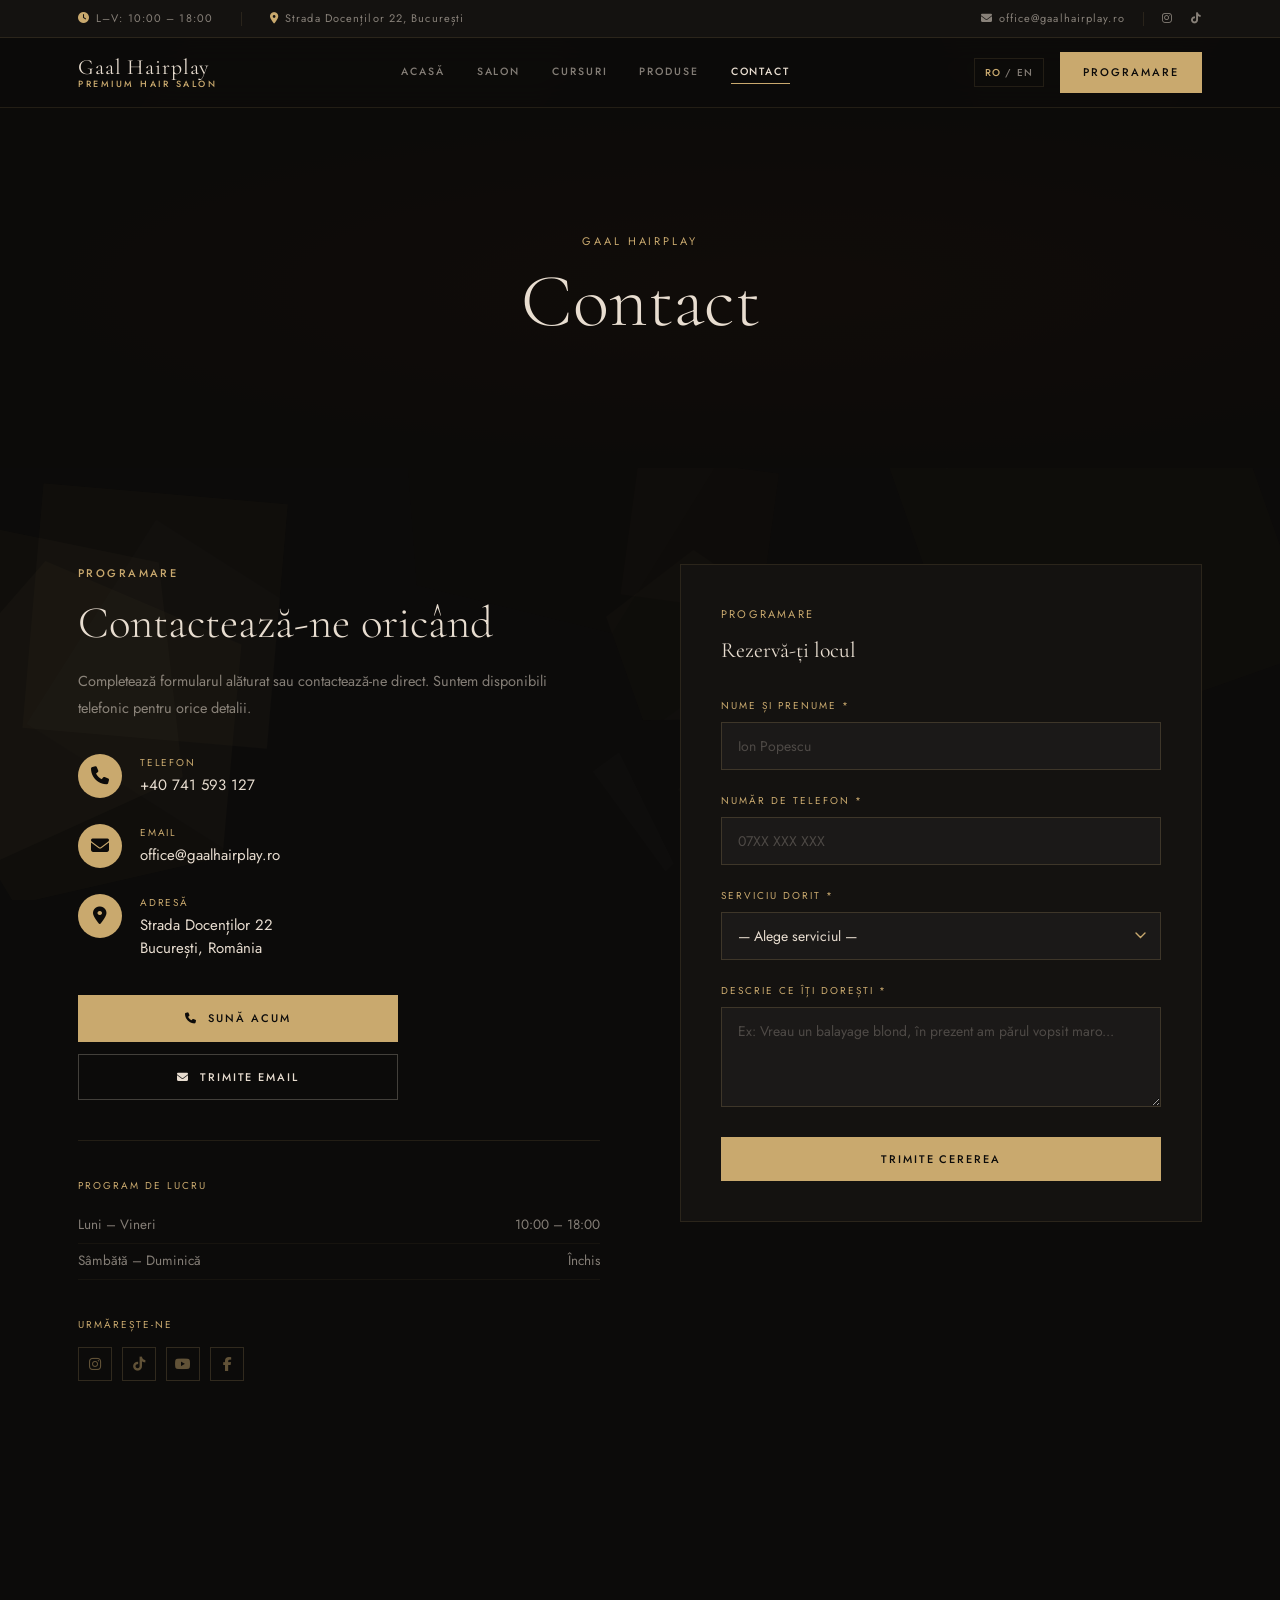
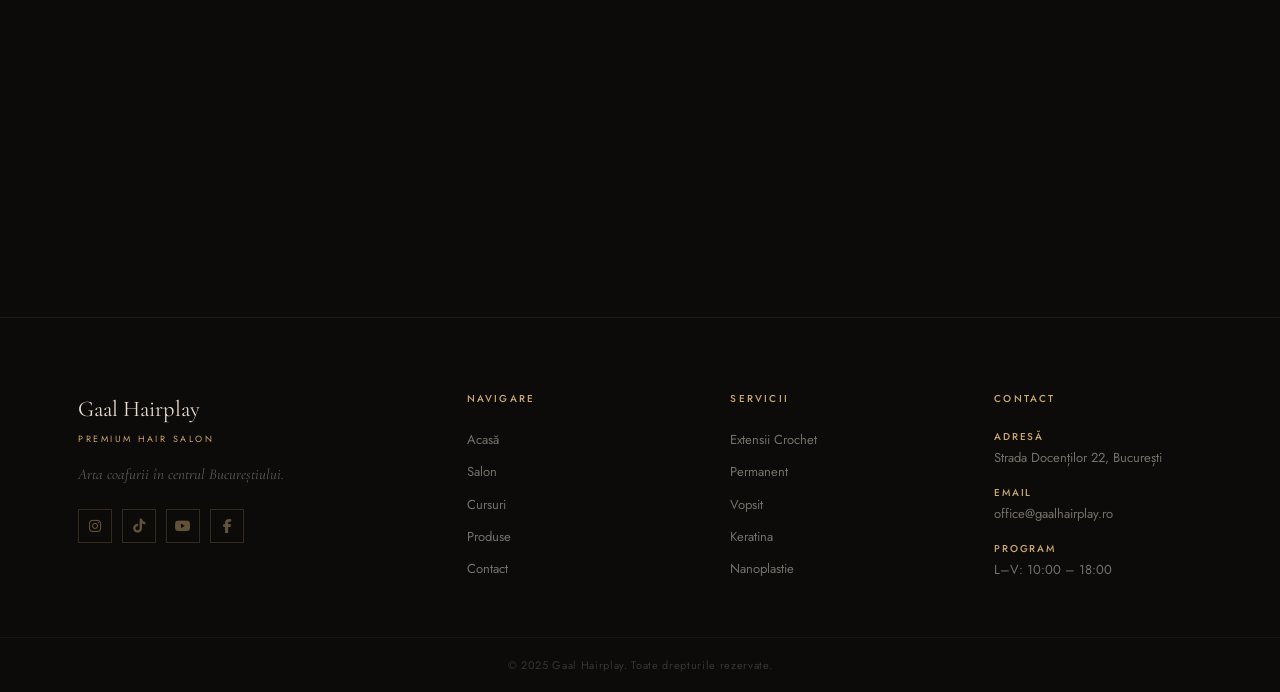
<file: contact.html>
<!DOCTYPE html>
<html lang="ro">
<head>
  <meta charset="UTF-8">
  <meta name="viewport" content="width=device-width, initial-scale=1.0">
  <title>Contact — Gaal Hairplay</title>
  <link rel="icon" type="image/png" href="images/logo.png">
  <link rel="stylesheet" href="css/main.css">
  <link rel="stylesheet" href="https://cdnjs.cloudflare.com/ajax/libs/font-awesome/6.5.0/css/all.min.css">
</head>
<body>

<!-- TOPBAR -->
<div class="topbar">
  <div class="container">
    <div class="topbar-left">
      <span><i class="fas fa-clock" style="color:var(--gold);margin-right:6px"></i><span data-ro="L–V: 10:00 – 18:00" data-en="Mon–Fri: 10:00 – 18:00">L–V: 10:00 – 18:00</span></span>
      <span class="topbar-sep"></span>
      <span><i class="fas fa-map-marker-alt" style="color:var(--gold);margin-right:6px"></i>Strada Docenților 22, București</span>
    </div>
    <div class="topbar-right">
      <a href="mailto:office@gaalhairplay.ro"><i class="fas fa-envelope" style="margin-right:5px"></i>office@gaalhairplay.ro</a>
      <span class="topbar-sep"></span>
      <a href="https://www.instagram.com/beauty_designers_gaalhairplay" target="_blank"><i class="fab fa-instagram"></i></a>
      <a href="https://www.tiktok.com/@gaalhairplaysalon" target="_blank"><i class="fab fa-tiktok"></i></a>
    </div>
  </div>
</div>

<!-- NAVBAR -->
<nav id="navbar">
  <div class="container nav-inner">
    <a href="index.html" class="nav-logo">
      <span class="logo-main">Gaal Hairplay</span>
      <span class="logo-sub">Premium Hair Salon</span>
    </a>
    <div class="nav-links">
      <a href="index.html" data-ro="Acasă" data-en="Home">Acasă</a>
      <a href="salon.html" data-ro="Salon" data-en="Salon">Salon</a>
      <a href="cursuri.html" data-ro="Cursuri" data-en="Courses">Cursuri</a>
      <a href="produse.html" data-ro="Produse" data-en="Products">Produse</a>
      <a href="contact.html" class="active" data-ro="Contact" data-en="Contact">Contact</a>
    </div>
    <div class="nav-right">
      <span class="lang-toggle"><span class="lang-ro active">RO</span> / <span class="lang-en">EN</span></span>
      <a href="contact.html" class="btn btn-gold nav-cta" data-ro="Programare" data-en="Book Now">Programare</a>
      <div class="burger"><span></span><span></span><span></span></div>
    </div>
  </div>
</nav>
<div class="mobile-nav">
  <a href="index.html" data-ro="Acasă" data-en="Home">Acasă</a>
  <a href="salon.html" data-ro="Salon" data-en="Salon">Salon</a>
  <a href="cursuri.html" data-ro="Cursuri" data-en="Courses">Cursuri</a>
  <a href="produse.html" data-ro="Produse" data-en="Products">Produse</a>
  <a href="contact.html" data-ro="Contact" data-en="Contact">Contact</a>
  <a href="contact.html" class="btn btn-gold" data-ro="Programare" data-en="Book Now">Programare</a>
</div>

<!-- PAGE HEADER -->
<div class="page-header">
  <div class="ph-bg" style="background:radial-gradient(ellipse at 60% 50%, #1a1008 0%, #0c0b0a 70%)"></div>
  <div class="ph-overlay"></div>
  <div class="ph-content">
    <div class="ph-label" data-ro="Gaal Hairplay" data-en="Gaal Hairplay">Gaal Hairplay</div>
    <h1 class="ph-title" data-ro="Contact" data-en="Contact">Contact</h1>
  </div>
</div>

<!-- CONTACT BODY -->
<section class="contact-page-body">
  <div class="container">
    <div class="contact-page-grid">

      <!-- LEFT: info -->
      <div class="fade-up">
        <span class="section-label" data-ro="Programare" data-en="Booking">Programare</span>
        <h2 class="section-title" data-ro="Contactează-ne oricând" data-en="Reach us anytime">Contactează-ne oricând</h2>
        <p class="about-text" data-ro="Completează formularul alăturat sau contactează-ne direct. Suntem disponibili telefonic pentru orice detalii." data-en="Fill in the form alongside or contact us directly. We're available by phone for any details.">
          Completează formularul alăturat sau contactează-ne direct. Suntem disponibili telefonic pentru orice detalii.
        </p>

        <!-- Contact items -->
        <div class="contact-items" style="margin-top:32px;margin-bottom:36px">
          <div class="contact-item">
            <div class="contact-icon"><i class="fas fa-phone"></i></div>
            <div>
              <div class="contact-lbl" data-ro="Telefon" data-en="Phone">Telefon</div>
              <div class="contact-val"><a href="tel:+40741593127">+40 741 593 127</a></div>
            </div>
          </div>
          <div class="contact-item">
            <div class="contact-icon"><i class="fas fa-envelope"></i></div>
            <div>
              <div class="contact-lbl" data-ro="Email" data-en="Email">Email</div>
              <div class="contact-val"><a href="mailto:office@gaalhairplay.ro">office@gaalhairplay.ro</a></div>
            </div>
          </div>
          <div class="contact-item">
            <div class="contact-icon"><i class="fas fa-map-marker-alt"></i></div>
            <div>
              <div class="contact-lbl" data-ro="Adresă" data-en="Address">Adresă</div>
              <div class="contact-val">Strada Docenților 22<br>București, România</div>
            </div>
          </div>
        </div>

        <!-- CTA buttons -->
        <div style="display:flex;flex-direction:column;gap:12px;max-width:320px">
          <a href="tel:+40741593127" class="btn btn-gold">
            <i class="fas fa-phone"></i>
            <span data-ro="Sună acum" data-en="Call now">Sună acum</span>
          </a>
          <a href="mailto:office@gaalhairplay.ro" class="btn btn-outline">
            <i class="fas fa-envelope"></i>
            <span data-ro="Trimite Email" data-en="Send Email">Trimite Email</span>
          </a>
        </div>

        <!-- Hours -->
        <div class="contact-hours-box" style="margin-top:40px;padding-top:36px;border-top:1px solid var(--gold-dim)">
          <div class="contact-hours-title" data-ro="Program de lucru" data-en="Working hours">Program de lucru</div>
          <div class="hours-row">
            <span data-ro="Luni – Vineri" data-en="Monday – Friday">Luni – Vineri</span>
            <span>10:00 – 18:00</span>
          </div>
          <div class="hours-row">
            <span data-ro="Sâmbătă – Duminică" data-en="Saturday – Sunday">Sâmbătă – Duminică</span>
            <span data-ro="Închis" data-en="Closed">Închis</span>
          </div>
        </div>

        <!-- Social -->
        <div style="margin-top:36px">
          <div class="contact-hours-title" data-ro="Urmărește-ne" data-en="Follow us">Urmărește-ne</div>
          <div style="display:flex;gap:10px;margin-top:14px">
            <a href="https://www.instagram.com/beauty_designers_gaalhairplay" target="_blank" class="f-soc" title="Instagram"><i class="fab fa-instagram"></i></a>
            <a href="https://www.tiktok.com/@gaalhairplaysalon" target="_blank" class="f-soc" title="TikTok"><i class="fab fa-tiktok"></i></a>
            <a href="https://www.youtube.com/@gaalhairplay" target="_blank" class="f-soc" title="YouTube"><i class="fab fa-youtube"></i></a>
            <a href="https://www.facebook.com/gaalhair" target="_blank" class="f-soc" title="Facebook"><i class="fab fa-facebook-f"></i></a>
          </div>
        </div>
      </div>

      <!-- RIGHT: booking form -->
      <div class="contact-form-wrap fade-up delay-2">
        <div class="booking-form-card">
          <div class="booking-success" id="booking-success">
            <div class="booking-success-icon"><i class="fas fa-check"></i></div>
            <div class="booking-success-title" data-ro="Mulțumim!" data-en="Thank you!">Mulțumim!</div>
            <p class="booking-success-text" data-ro="Mesajul a fost trimis. Vă vom contacta telefonic în cel mai scurt timp." data-en="Your message has been sent. We will contact you by phone shortly.">Mesajul a fost trimis. Vă vom contacta telefonic în cel mai scurt timp.</p>
          </div>
          <form id="booking-form" action="https://api.web3forms.com/submit" method="POST" novalidate>
            <input type="hidden" name="access_key" value="7a48298d-119d-4a9c-8b7f-cd0cc11a265c">
            <input type="hidden" name="subject" value="Programare nouă — Gaal Hairplay">
            <div style="margin-bottom:28px">
              <div style="font-size:11px;letter-spacing:0.2em;text-transform:uppercase;color:var(--gold);margin-bottom:8px" data-ro="Programare" data-en="Booking">Programare</div>
              <div style="font-family:var(--font-serif);font-size:1.45rem;color:var(--cream)" data-ro="Rezervă-ți locul" data-en="Reserve your spot">Rezervă-ți locul</div>
            </div>
            <div class="form-group">
              <label class="form-label" for="f-name" data-ro="Nume și prenume *" data-en="Full name *">Nume și prenume *</label>
              <input type="text" id="f-name" name="name" class="form-control" placeholder="Ion Popescu" autocomplete="name">
              <div class="form-error-msg" id="err-name" data-ro="Câmp obligatoriu." data-en="Required field.">Câmp obligatoriu.</div>
            </div>
            <div class="form-group">
              <label class="form-label" for="f-phone" data-ro="Număr de telefon *" data-en="Phone number *">Număr de telefon *</label>
              <input type="tel" id="f-phone" name="phone" class="form-control" placeholder="07XX XXX XXX" autocomplete="tel">
              <div class="form-error-msg" id="err-phone" data-ro="Introduceți un număr de telefon valid." data-en="Enter a valid phone number.">Introduceți un număr de telefon valid.</div>
            </div>
            <div class="form-group">
              <label class="form-label" for="f-service" data-ro="Serviciu dorit *" data-en="Requested service *">Serviciu dorit *</label>
              <select id="f-service" name="service" class="form-control">
                <option value="">— Alege serviciul —</option>
                <option value="Tuns">Tuns</option>
                <option value="Coafat">Coafat</option>
                <option value="Vopsit">Vopsit</option>
                <option value="Balayage">Balayage</option>
                <option value="Toner">Toner</option>
                <option value="Permanent">Permanent</option>
                <option value="Spălat">Spălat</option>
                <option value="Extensii Crochet">Extensii Crochet</option>
                <option value="Keratina">Keratina</option>
                <option value="Nanoplastie">Nanoplastie</option>
                <option value="Tratament Reconstrucție">Tratament Reconstrucție</option>
                <option value="Frizerie">Frizerie</option>
              </select>
              <div class="form-error-msg" id="err-service" data-ro="Vă rugăm selectați un serviciu." data-en="Please select a service.">Vă rugăm selectați un serviciu.</div>
            </div>
            <div class="form-group">
              <label class="form-label" for="f-message" data-ro="Descrie ce îți dorești *" data-en="Describe what you want *">Descrie ce îți dorești *</label>
              <textarea id="f-message" name="message" class="form-control" placeholder="Ex: Vreau un balayage blond, în prezent am părul vopsit maro..."></textarea>
              <div class="form-error-msg" id="err-message" data-ro="Vă rugăm descrieți ce doriți." data-en="Please describe what you want.">Vă rugăm descrieți ce doriți.</div>
            </div>
            <div class="form-group" id="photo-group" style="display:none">
              <div class="photo-notice">
                <i class="fas fa-info-circle"></i>
                <span data-ro="Pentru serviciul selectat este obligatoriu să atașați poze cu părul dumneavoastră actual." data-en="For the selected service, photos of your current hair are required.">Pentru serviciul selectat este obligatoriu să atașați poze cu părul dumneavoastră actual.</span>
              </div>
              <label class="form-label" data-ro="Poze păr actual *" data-en="Current hair photos *">Poze păr actual *</label>
              <label class="file-upload-label" for="f-photo">
                <i class="fas fa-camera"></i>
                <span id="file-upload-text" data-ro="Alege poze (multiple permise)" data-en="Choose photos (multiple allowed)">Alege poze (multiple permise)</span>
              </label>
              <input type="file" id="f-photo" accept="image/*" multiple class="file-input-hidden">
              <div class="form-error-msg" id="err-photo" data-ro="Vă rugăm atașați cel puțin o poză." data-en="Please attach at least one photo.">Vă rugăm atașați cel puțin o poză.</div>
            </div>
            <button type="submit" id="booking-submit" class="btn btn-gold">
              <span id="booking-submit-text" data-ro="Trimite cererea" data-en="Send request">Trimite cererea</span>
              <span id="booking-submit-loading" style="display:none;opacity:0.6" data-ro="Se trimite…" data-en="Sending…">Se trimite…</span>
            </button>
            <div id="booking-net-error" style="display:none;font-size:12px;color:rgba(220,70,70,0.85);text-align:center;margin-top:12px" data-ro="Eroare la trimitere. Vă rugăm sunați-ne direct." data-en="Send error. Please call us directly.">Eroare la trimitere. Vă rugăm sunați-ne direct.</div>
          </form>
        </div>
      </div>

    </div>

    <!-- MAP -->
    <div class="contact-map-standalone fade-up">
      <iframe
        src="https://www.google.com/maps/embed/v1/place?key=AIzaSyBVizdQeh3udy11xDc5Ao2YStR2gLc-rfc&amp;q=gaal%20hairplay&amp;maptype=roadmap&amp;zoom=15"
        allowfullscreen=""
        loading="lazy"
        referrerpolicy="no-referrer-when-downgrade"
        title="Gaal Hairplay — Strada Docenților 22, București"
      ></iframe>
    </div>
  </div>
</section>

<!-- FOOTER -->
<footer>
  <div class="container">
    <div class="footer-grid">
      <div>
        <div class="footer-logo-main">Gaal Hairplay</div>
        <div class="footer-logo-sub">Premium Hair Salon</div>
        <p class="footer-tagline" data-ro="Arta coafurii în centrul Bucureștiului." data-en="The art of hairdressing in the heart of Bucharest.">Arta coafurii în centrul Bucureștiului.</p>
        <div class="footer-socials">
          <a href="https://www.instagram.com/beauty_designers_gaalhairplay" target="_blank" class="f-soc"><i class="fab fa-instagram"></i></a>
          <a href="https://www.tiktok.com/@gaalhairplaysalon" target="_blank" class="f-soc"><i class="fab fa-tiktok"></i></a>
          <a href="https://www.youtube.com/@gaalhairplay" target="_blank" class="f-soc"><i class="fab fa-youtube"></i></a>
          <a href="https://www.facebook.com/gaalhair" target="_blank" class="f-soc"><i class="fab fa-facebook-f"></i></a>
        </div>
      </div>
      <div>
        <div class="footer-col-title" data-ro="Navigare" data-en="Navigate">Navigare</div>
        <div class="footer-links">
          <a href="index.html" data-ro="Acasă" data-en="Home">Acasă</a>
          <a href="salon.html" data-ro="Salon" data-en="Salon">Salon</a>
          <a href="cursuri.html" data-ro="Cursuri" data-en="Courses">Cursuri</a>
          <a href="produse.html" data-ro="Produse" data-en="Products">Produse</a>
          <a href="contact.html" data-ro="Contact" data-en="Contact">Contact</a>
        </div>
      </div>
      <div>
        <div class="footer-col-title" data-ro="Servicii" data-en="Services">Servicii</div>
        <div class="footer-links">
          <a href="salon.html#services" data-ro="Extensii Crochet" data-en="Crochet Extensions">Extensii Crochet</a>
          <a href="salon.html#services" data-ro="Permanent" data-en="Perm">Permanent</a>
          <a href="salon.html#services" data-ro="Vopsit" data-en="Colouring">Vopsit</a>
          <a href="salon.html#services" data-ro="Keratina" data-en="Keratin">Keratina</a>
          <a href="salon.html#services" data-ro="Nanoplastie" data-en="Nanoplasty">Nanoplastie</a>
        </div>
      </div>
      <div>
        <div class="footer-col-title" data-ro="Contact" data-en="Contact">Contact</div>
        <div class="footer-contact-list">
          <div class="f-contact-item"><strong data-ro="Adresă" data-en="Address">Adresă</strong>Strada Docenților 22, București</div>
          <div class="f-contact-item"><strong>Email</strong><a href="mailto:office@gaalhairplay.ro">office@gaalhairplay.ro</a></div>
          <div class="f-contact-item"><strong data-ro="Program" data-en="Hours">Program</strong><span data-ro="L–V: 10:00 – 18:00" data-en="Mon–Fri: 10:00 – 18:00">L–V: 10:00 – 18:00</span></div>
        </div>
      </div>
    </div>
  </div>
  <div class="footer-bottom"><div class="container">© 2025 Gaal Hairplay. <span data-ro="Toate drepturile rezervate." data-en="All rights reserved.">Toate drepturile rezervate.</span></div></div>
</footer>

<a href="#" class="go-top"><i class="fas fa-chevron-up"></i></a>
<script src="js/bg.js"></script>
<script src="js/main.js"></script>
</body>
</html>
</file>
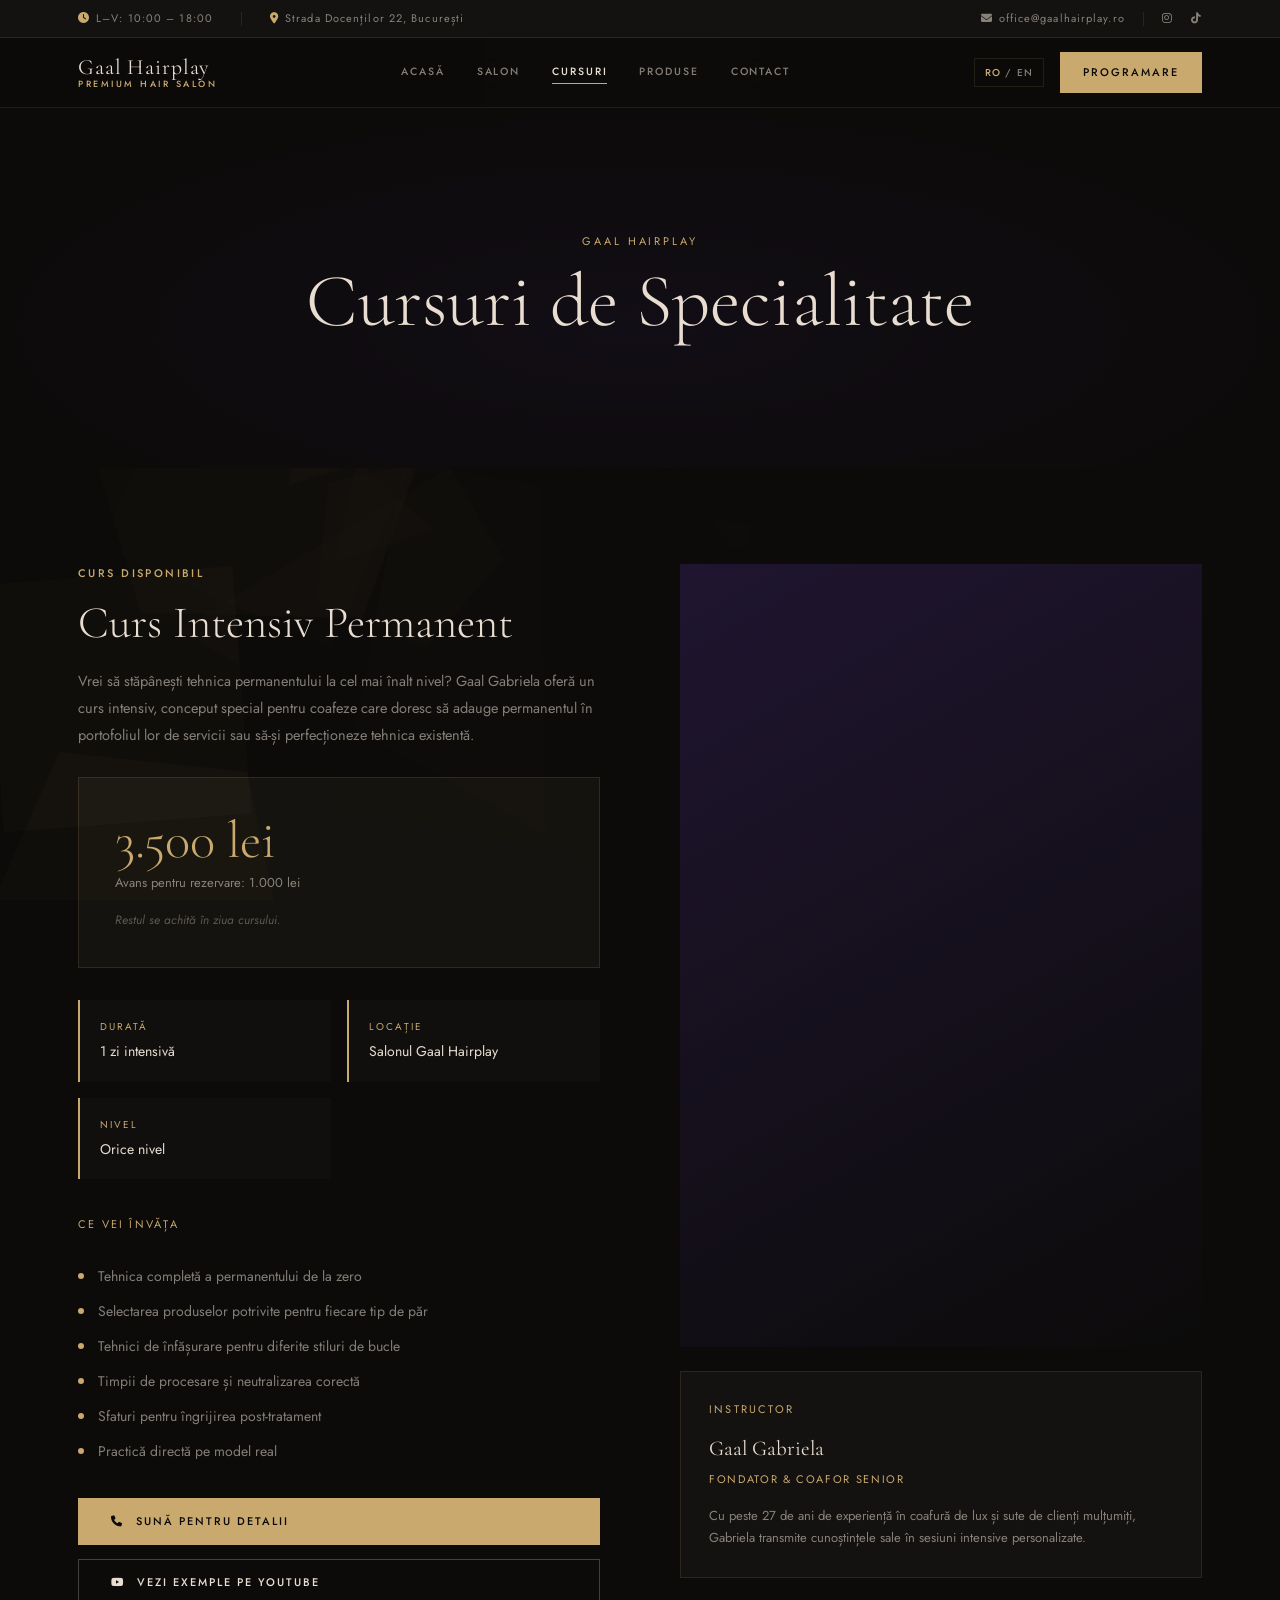
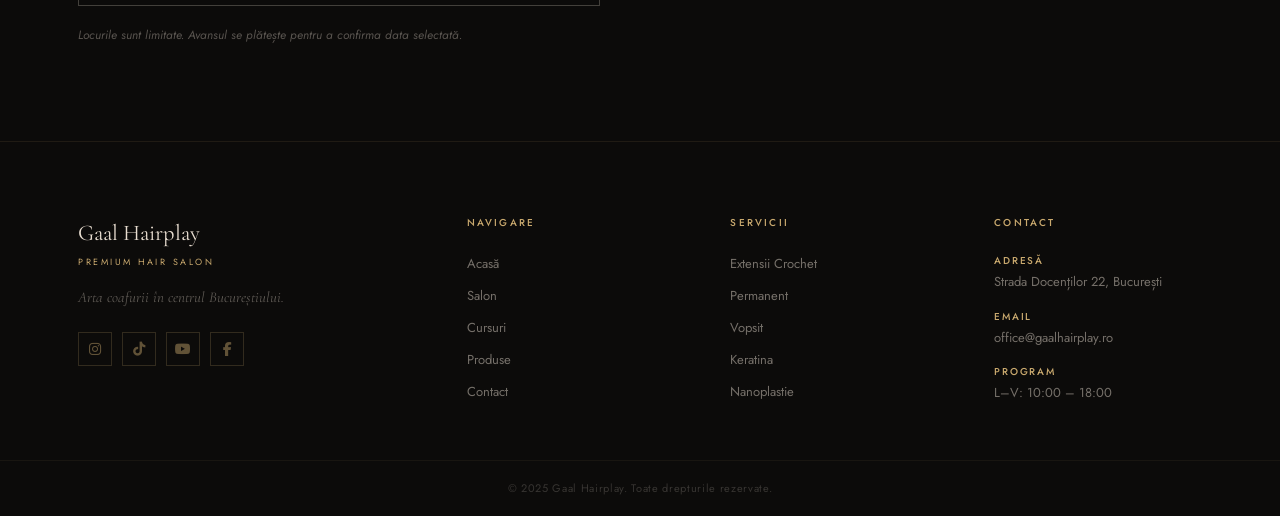
<file: cursuri.html>
<!DOCTYPE html>
<html lang="ro">
<head>
  <meta charset="UTF-8">
  <meta name="viewport" content="width=device-width, initial-scale=1.0">
  <title>Cursuri — Gaal Hairplay</title>
  <link rel="icon" type="image/png" href="images/logo.png">
  <link rel="stylesheet" href="css/main.css">
  <link rel="stylesheet" href="https://cdnjs.cloudflare.com/ajax/libs/font-awesome/6.5.0/css/all.min.css">
</head>
<body>

<!-- TOPBAR -->
<div class="topbar">
  <div class="container">
    <div class="topbar-left">
      <span><i class="fas fa-clock" style="color:var(--gold);margin-right:6px"></i><span data-ro="L–V: 10:00 – 18:00" data-en="Mon–Fri: 10:00 – 18:00">L–V: 10:00 – 18:00</span></span>
      <span class="topbar-sep"></span>
      <span><i class="fas fa-map-marker-alt" style="color:var(--gold);margin-right:6px"></i>Strada Docenților 22, București</span>
    </div>
    <div class="topbar-right">
      <a href="mailto:office@gaalhairplay.ro"><i class="fas fa-envelope" style="margin-right:5px"></i>office@gaalhairplay.ro</a>
      <span class="topbar-sep"></span>
      <a href="https://www.instagram.com/beauty_designers_gaalhairplay" target="_blank"><i class="fab fa-instagram"></i></a>
      <a href="https://www.tiktok.com/@gaalhairplaysalon" target="_blank"><i class="fab fa-tiktok"></i></a>
    </div>
  </div>
</div>

<!-- NAVBAR -->
<nav id="navbar">
  <div class="container nav-inner">
    <a href="index.html" class="nav-logo">
      <span class="logo-main">Gaal Hairplay</span>
      <span class="logo-sub">Premium Hair Salon</span>
    </a>
    <div class="nav-links">
      <a href="index.html" data-ro="Acasă" data-en="Home">Acasă</a>
      <a href="salon.html" data-ro="Salon" data-en="Salon">Salon</a>
      <a href="cursuri.html" class="active" data-ro="Cursuri" data-en="Courses">Cursuri</a>
      <a href="produse.html" data-ro="Produse" data-en="Products">Produse</a>
      <a href="contact.html" data-ro="Contact" data-en="Contact">Contact</a>
    </div>
    <div class="nav-right">
      <span class="lang-toggle"><span class="lang-ro active">RO</span> / <span class="lang-en">EN</span></span>
      <a href="contact.html" class="btn btn-gold nav-cta" data-ro="Programare" data-en="Book Now">Programare</a>
      <div class="burger"><span></span><span></span><span></span></div>
    </div>
  </div>
</nav>
<div class="mobile-nav">
  <a href="index.html" data-ro="Acasă" data-en="Home">Acasă</a>
  <a href="salon.html" data-ro="Salon" data-en="Salon">Salon</a>
  <a href="cursuri.html" data-ro="Cursuri" data-en="Courses">Cursuri</a>
  <a href="produse.html" data-ro="Produse" data-en="Products">Produse</a>
  <a href="contact.html" data-ro="Contact" data-en="Contact">Contact</a>
  <a href="contact.html" class="btn btn-gold" data-ro="Programare" data-en="Book Now">Programare</a>
</div>

<!-- PAGE HEADER -->
<div class="page-header">
  <div class="ph-bg" style="background:radial-gradient(ellipse at 50% 60%, #1f1530 0%, #0c0b0a 70%)"></div>
  <div class="ph-overlay"></div>
  <div class="ph-content">
    <div class="ph-label" data-ro="Gaal Hairplay" data-en="Gaal Hairplay">Gaal Hairplay</div>
    <h1 class="ph-title" data-ro="Cursuri de Specialitate" data-en="Specialist Courses">Cursuri de Specialitate</h1>
  </div>
</div>

<!-- COURSE BODY -->
<section class="cursuri-body">
  <div class="container">
    <div class="cursuri-grid">

      <!-- LEFT: content -->
      <div class="fade-up">
        <span class="section-label" data-ro="Curs disponibil" data-en="Available course">Curs disponibil</span>
        <h2 class="section-title" data-ro="Curs Intensiv Permanent" data-en="Intensive Perm Course">Curs Intensiv Permanent</h2>
        <p class="about-text" data-ro="Vrei să stăpânești tehnica permanentului la cel mai înalt nivel? Gaal Gabriela oferă un curs intensiv, conceput special pentru coafeze care doresc să adauge permanentul în portofoliul lor de servicii sau să-și perfecționeze tehnica existentă." data-en="Want to master the perm technique at the highest level? Gaal Gabriela offers an intensive course designed specifically for hairdressers who want to add perming to their service portfolio or refine their existing technique.">
          Vrei să stăpânești tehnica permanentului la cel mai înalt nivel? Gaal Gabriela oferă un curs intensiv, conceput special pentru coafeze care doresc să adauge permanentul în portofoliul lor de servicii sau să-și perfecționeze tehnica existentă.
        </p>

        <!-- Price box -->
        <div class="cursuri-price-box">
          <div class="cursuri-price-main">3.500 lei</div>
          <div class="cursuri-price-note" data-ro="Avans pentru rezervare: 1.000 lei" data-en="Deposit to reserve: 1,000 lei">Avans pentru rezervare: 1.000 lei</div>
          <div style="margin-top:16px;font-size:12px;color:rgba(232,221,208,0.35);font-style:italic" data-ro="Restul se achită în ziua cursului." data-en="Remainder is paid on the day of the course.">Restul se achită în ziua cursului.</div>
        </div>

        <!-- Details grid -->
        <div class="cursuri-details-grid">
          <div class="cursuri-detail">
            <div class="cursuri-detail-lbl" data-ro="Durată" data-en="Duration">Durată</div>
            <div class="cursuri-detail-val" data-ro="1 zi intensivă" data-en="1 intensive day">1 zi intensivă</div>
          </div>
          <div class="cursuri-detail">
            <div class="cursuri-detail-lbl" data-ro="Locație" data-en="Location">Locație</div>
            <div class="cursuri-detail-val" data-ro="Salonul Gaal Hairplay" data-en="Gaal Hairplay Salon">Salonul Gaal Hairplay</div>
          </div>
          <div class="cursuri-detail">
            <div class="cursuri-detail-lbl" data-ro="Nivel" data-en="Level">Nivel</div>
            <div class="cursuri-detail-val" data-ro="Orice nivel" data-en="Any level">Orice nivel</div>
          </div>
        </div>

        <!-- What you learn -->
        <div style="margin-top:36px">
          <div style="font-size:11px;letter-spacing:0.2em;text-transform:uppercase;color:var(--gold);margin-bottom:16px" data-ro="Ce vei învăța" data-en="What you will learn">Ce vei învăța</div>
          <div class="cursuri-features">
            <div class="cursuri-feature"><div class="cursuri-feature-dot"></div><span data-ro="Tehnica completă a permanentului de la zero" data-en="Complete perm technique from start to finish">Tehnica completă a permanentului de la zero</span></div>
            <div class="cursuri-feature"><div class="cursuri-feature-dot"></div><span data-ro="Selectarea produselor potrivite pentru fiecare tip de păr" data-en="Selecting the right products for each hair type">Selectarea produselor potrivite pentru fiecare tip de păr</span></div>
            <div class="cursuri-feature"><div class="cursuri-feature-dot"></div><span data-ro="Tehnici de înfășurare pentru diferite stiluri de bucle" data-en="Wrapping techniques for different curl styles">Tehnici de înfășurare pentru diferite stiluri de bucle</span></div>
            <div class="cursuri-feature"><div class="cursuri-feature-dot"></div><span data-ro="Timpii de procesare și neutralizarea corectă" data-en="Processing times and correct neutralisation">Timpii de procesare și neutralizarea corectă</span></div>
            <div class="cursuri-feature"><div class="cursuri-feature-dot"></div><span data-ro="Sfaturi pentru îngrijirea post-tratament" data-en="Post-treatment care tips for clients">Sfaturi pentru îngrijirea post-tratament</span></div>
            <div class="cursuri-feature"><div class="cursuri-feature-dot"></div><span data-ro="Practică directă pe model real" data-en="Hands-on practice on a real model">Practică directă pe model real</span></div>
          </div>
        </div>

        <!-- Actions -->
        <div class="cursuri-actions">
          <a href="tel:+40741593127" class="btn btn-gold">
            <i class="fas fa-phone"></i>
            <span data-ro="Sună pentru detalii" data-en="Call for details">Sună pentru detalii</span>
          </a>
          <a href="https://www.youtube.com/playlist?list=PLo4zeGtSbGL8oZeQsD4QNKvAEx9o8CtHh" target="_blank" class="btn btn-outline">
            <i class="fab fa-youtube"></i>
            <span data-ro="Vezi exemple pe YouTube" data-en="See examples on YouTube">Vezi exemple pe YouTube</span>
          </a>
        </div>

        <p style="font-size:12px;color:rgba(232,221,208,0.35);margin-top:20px;line-height:1.6;font-style:italic" data-ro="Locurile sunt limitate. Avansul se plătește pentru a confirma data selectată." data-en="Places are limited. The deposit is paid to confirm the selected date.">
          Locurile sunt limitate. Avansul se plătește pentru a confirma data selectată.
        </p>
      </div>

      <!-- RIGHT: image -->
      <div class="cursuri-img-wrap fade-up delay-2">
        <div class="cursuri-img" style="background:linear-gradient(150deg, #1f1530 0%, #0c0b0a 100%)"></div>
        <div style="margin-top:24px;padding:28px;background:var(--black-mid);border:1px solid var(--gold-dim)">
          <div style="font-size:11px;letter-spacing:0.2em;text-transform:uppercase;color:var(--gold);margin-bottom:12px" data-ro="Instructor" data-en="Instructor">Instructor</div>
          <div style="font-family:var(--font-serif);font-size:1.4rem;color:var(--cream);margin-bottom:4px">Gaal Gabriela</div>
          <div style="font-size:11px;letter-spacing:0.15em;text-transform:uppercase;color:var(--gold);margin-bottom:16px" data-ro="Fondator & Coafor Senior" data-en="Founder & Senior Stylist">Fondator & Coafor Senior</div>
          <p style="font-size:13px;color:var(--cream-dim);line-height:1.7" data-ro="Cu peste 27 de ani de experiență în coafură de lux și sute de clienți mulțumiți, Gabriela transmite cunoștințele sale în sesiuni intensive personalizate." data-en="With over 27 years of luxury hairdressing experience and hundreds of satisfied clients, Gabriela shares her knowledge in personalised intensive sessions.">
            Cu peste 27 de ani de experiență în coafură de lux și sute de clienți mulțumiți, Gabriela transmite cunoștințele sale în sesiuni intensive personalizate.
          </p>
        </div>
      </div>

    </div>
  </div>
</section>

<!-- FOOTER -->
<footer>
  <div class="container">
    <div class="footer-grid">
      <div>
        <div class="footer-logo-main">Gaal Hairplay</div>
        <div class="footer-logo-sub">Premium Hair Salon</div>
        <p class="footer-tagline" data-ro="Arta coafurii în centrul Bucureștiului." data-en="The art of hairdressing in the heart of Bucharest.">Arta coafurii în centrul Bucureștiului.</p>
        <div class="footer-socials">
          <a href="https://www.instagram.com/beauty_designers_gaalhairplay" target="_blank" class="f-soc"><i class="fab fa-instagram"></i></a>
          <a href="https://www.tiktok.com/@gaalhairplaysalon" target="_blank" class="f-soc"><i class="fab fa-tiktok"></i></a>
          <a href="https://www.youtube.com/@gaalhairplay" target="_blank" class="f-soc"><i class="fab fa-youtube"></i></a>
          <a href="https://www.facebook.com/gaalhair" target="_blank" class="f-soc"><i class="fab fa-facebook-f"></i></a>
        </div>
      </div>
      <div>
        <div class="footer-col-title" data-ro="Navigare" data-en="Navigate">Navigare</div>
        <div class="footer-links">
          <a href="index.html" data-ro="Acasă" data-en="Home">Acasă</a>
          <a href="salon.html" data-ro="Salon" data-en="Salon">Salon</a>
          <a href="cursuri.html" data-ro="Cursuri" data-en="Courses">Cursuri</a>
          <a href="produse.html" data-ro="Produse" data-en="Products">Produse</a>
          <a href="contact.html" data-ro="Contact" data-en="Contact">Contact</a>
        </div>
      </div>
      <div>
        <div class="footer-col-title" data-ro="Servicii" data-en="Services">Servicii</div>
        <div class="footer-links">
          <a href="salon.html#services" data-ro="Extensii Crochet" data-en="Crochet Extensions">Extensii Crochet</a>
          <a href="salon.html#services" data-ro="Permanent" data-en="Perm">Permanent</a>
          <a href="salon.html#services" data-ro="Vopsit" data-en="Colouring">Vopsit</a>
          <a href="salon.html#services" data-ro="Keratina" data-en="Keratin">Keratina</a>
          <a href="salon.html#services" data-ro="Nanoplastie" data-en="Nanoplasty">Nanoplastie</a>
        </div>
      </div>
      <div>
        <div class="footer-col-title" data-ro="Contact" data-en="Contact">Contact</div>
        <div class="footer-contact-list">
          <div class="f-contact-item"><strong data-ro="Adresă" data-en="Address">Adresă</strong>Strada Docenților 22, București</div>
          <div class="f-contact-item"><strong>Email</strong><a href="mailto:office@gaalhairplay.ro">office@gaalhairplay.ro</a></div>
          <div class="f-contact-item"><strong data-ro="Program" data-en="Hours">Program</strong><span data-ro="L–V: 10:00 – 18:00" data-en="Mon–Fri: 10:00 – 18:00">L–V: 10:00 – 18:00</span></div>
        </div>
      </div>
    </div>
  </div>
  <div class="footer-bottom"><div class="container">© 2025 Gaal Hairplay. <span data-ro="Toate drepturile rezervate." data-en="All rights reserved.">Toate drepturile rezervate.</span></div></div>
</footer>

<a href="#" class="go-top"><i class="fas fa-chevron-up"></i></a>
<script src="js/bg.js"></script>
<script src="js/main.js"></script>
</body>
</html>
</file>
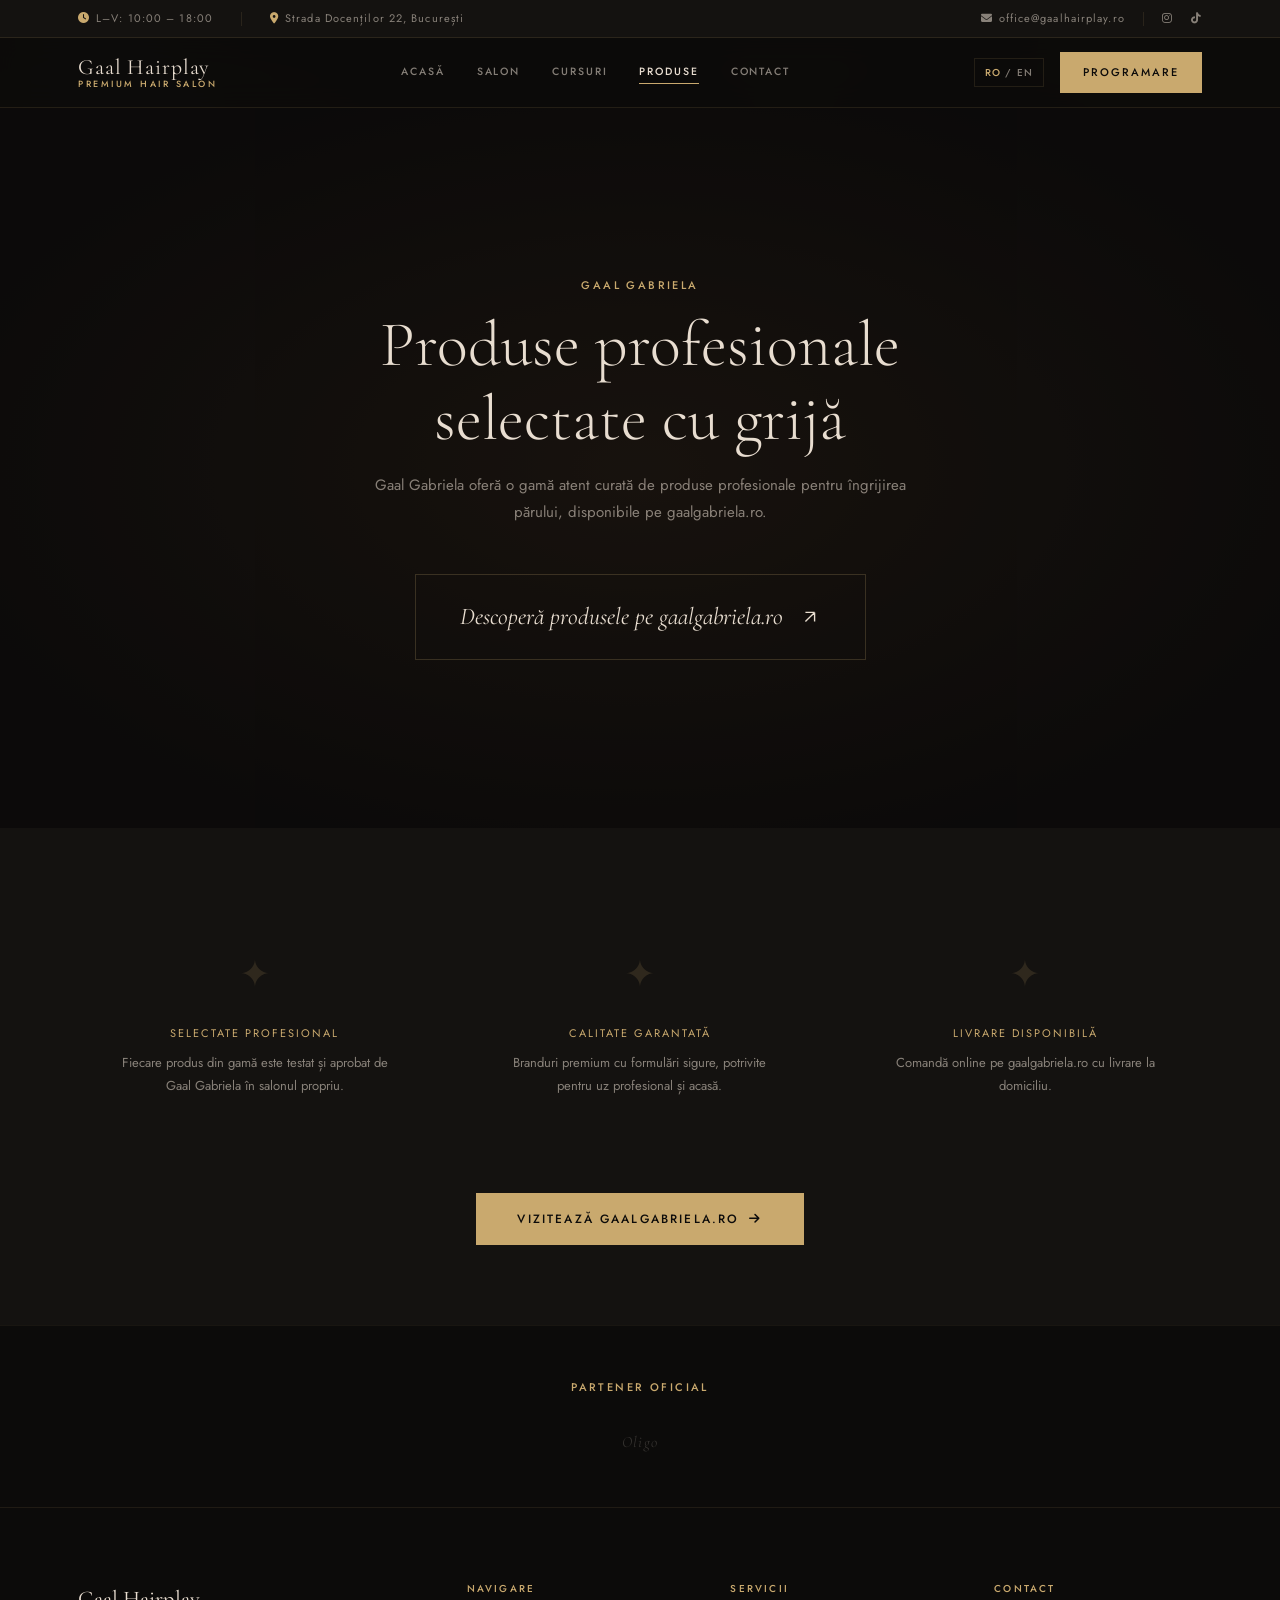
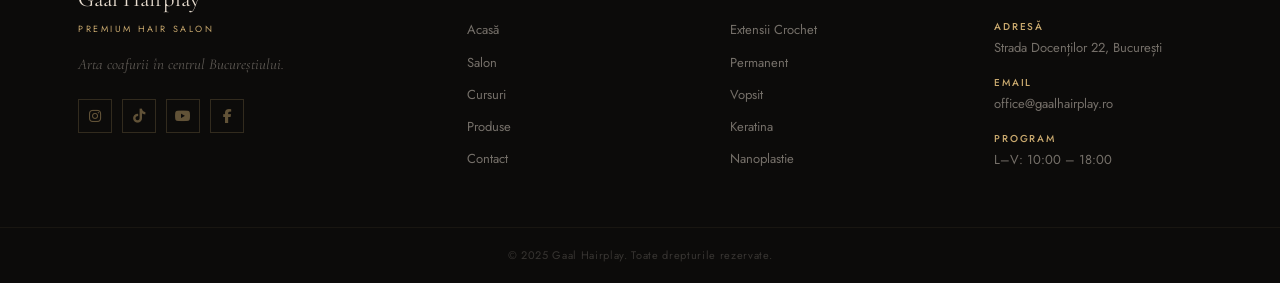
<file: produse.html>
<!DOCTYPE html>
<html lang="ro">
<head>
  <meta charset="UTF-8">
  <meta name="viewport" content="width=device-width, initial-scale=1.0">
  <title>Produse — Gaal Hairplay</title>
  <link rel="icon" type="image/png" href="images/logo.png">
  <link rel="stylesheet" href="css/main.css">
  <link rel="stylesheet" href="https://cdnjs.cloudflare.com/ajax/libs/font-awesome/6.5.0/css/all.min.css">
</head>
<body>

<!-- TOPBAR -->
<div class="topbar">
  <div class="container">
    <div class="topbar-left">
      <span><i class="fas fa-clock" style="color:var(--gold);margin-right:6px"></i><span data-ro="L–V: 10:00 – 18:00" data-en="Mon–Fri: 10:00 – 18:00">L–V: 10:00 – 18:00</span></span>
      <span class="topbar-sep"></span>
      <span><i class="fas fa-map-marker-alt" style="color:var(--gold);margin-right:6px"></i>Strada Docenților 22, București</span>
    </div>
    <div class="topbar-right">
      <a href="mailto:office@gaalhairplay.ro"><i class="fas fa-envelope" style="margin-right:5px"></i>office@gaalhairplay.ro</a>
      <span class="topbar-sep"></span>
      <a href="https://www.instagram.com/gaalhairplay" target="_blank"><i class="fab fa-instagram"></i></a>
      <a href="https://www.tiktok.com/@gaalhairplay" target="_blank"><i class="fab fa-tiktok"></i></a>
    </div>
  </div>
</div>

<!-- NAVBAR -->
<nav id="navbar">
  <div class="container nav-inner">
    <a href="index.html" class="nav-logo">
      <span class="logo-main">Gaal Hairplay</span>
      <span class="logo-sub">Premium Hair Salon</span>
    </a>
    <div class="nav-links">
      <a href="index.html" data-ro="Acasă" data-en="Home">Acasă</a>
      <a href="salon.html" data-ro="Salon" data-en="Salon">Salon</a>
      <a href="cursuri.html" data-ro="Cursuri" data-en="Courses">Cursuri</a>
      <a href="produse.html" class="active" data-ro="Produse" data-en="Products">Produse</a>
      <a href="contact.html" data-ro="Contact" data-en="Contact">Contact</a>
    </div>
    <div class="nav-right">
      <span class="lang-toggle"><span class="lang-ro active">RO</span> / <span class="lang-en">EN</span></span>
      <a href="contact.html" class="btn btn-gold nav-cta" data-ro="Programare" data-en="Book Now">Programare</a>
      <div class="burger"><span></span><span></span><span></span></div>
    </div>
  </div>
</nav>
<div class="mobile-nav">
  <a href="index.html" data-ro="Acasă" data-en="Home">Acasă</a>
  <a href="salon.html" data-ro="Salon" data-en="Salon">Salon</a>
  <a href="cursuri.html" data-ro="Cursuri" data-en="Courses">Cursuri</a>
  <a href="produse.html" data-ro="Produse" data-en="Products">Produse</a>
  <a href="contact.html" data-ro="Contact" data-en="Contact">Contact</a>
  <a href="contact.html" class="btn btn-gold" data-ro="Programare" data-en="Book Now">Programare</a>
</div>

<!-- HERO -->
<section class="produse-hero-section">
  <div class="produse-bg"></div>
  <div class="produse-overlay"></div>
  <div class="produse-content fade-up">
    <span class="section-label" data-ro="Gaal Gabriela" data-en="Gaal Gabriela">Gaal Gabriela</span>
    <h1 class="section-title" style="font-size:clamp(2.2rem,5vw,4.5rem);max-width:700px;margin:0 auto 16px"
      data-ro="Produse profesionale selectate cu grijă" data-en="Professionally selected products, chosen with care">
      Produse profesionale selectate cu grijă
    </h1>
    <p style="font-size:15px;color:var(--cream-dim);max-width:560px;margin:0 auto 8px;line-height:1.8"
      data-ro="Gaal Gabriela oferă o gamă atent curată de produse profesionale pentru îngrijirea părului, disponibile pe gaalgabriela.ro." data-en="Gaal Gabriela offers a carefully curated range of professional hair care products, available at gaalgabriela.ro.">
      Gaal Gabriela oferă o gamă atent curată de produse profesionale pentru îngrijirea părului, disponibile pe gaalgabriela.ro.
    </p>
    <a href="https://gaalgabriela.ro" target="_blank" class="produse-link">
      <span data-ro="Descoperă produsele pe gaalgabriela.ro" data-en="Discover products at gaalgabriela.ro">Descoperă produsele pe gaalgabriela.ro</span>
      <svg viewBox="0 0 24 24"><path d="M7 17L17 7M17 7H7M17 7V17"/></svg>
    </a>
  </div>
</section>

<!-- INFO SECTION -->
<section style="background:var(--black-mid);padding:80px 0">
  <div class="container">
    <div style="display:grid;grid-template-columns:repeat(3,1fr);gap:32px">
      <div class="fade-up" style="text-align:center;padding:36px">
        <div style="font-family:var(--font-serif);font-size:2.5rem;color:rgba(201,169,110,0.15);margin-bottom:16px">✦</div>
        <div style="font-size:11px;letter-spacing:0.18em;text-transform:uppercase;color:var(--gold);margin-bottom:10px" data-ro="Selectate profesional" data-en="Professionally selected">Selectate profesional</div>
        <p style="font-size:13px;color:var(--cream-dim);line-height:1.7" data-ro="Fiecare produs din gamă este testat și aprobat de Gaal Gabriela în salonul propriu." data-en="Every product in the range is tested and approved by Gaal Gabriela in her own salon.">Fiecare produs din gamă este testat și aprobat de Gaal Gabriela în salonul propriu.</p>
      </div>
      <div class="fade-up delay-1" style="text-align:center;padding:36px">
        <div style="font-family:var(--font-serif);font-size:2.5rem;color:rgba(201,169,110,0.15);margin-bottom:16px">✦</div>
        <div style="font-size:11px;letter-spacing:0.18em;text-transform:uppercase;color:var(--gold);margin-bottom:10px" data-ro="Calitate garantată" data-en="Guaranteed quality">Calitate garantată</div>
        <p style="font-size:13px;color:var(--cream-dim);line-height:1.7" data-ro="Branduri premium cu formulări sigure, potrivite pentru uz profesional și acasă." data-en="Premium brands with safe formulations, suitable for both professional and home use.">Branduri premium cu formulări sigure, potrivite pentru uz profesional și acasă.</p>
      </div>
      <div class="fade-up delay-2" style="text-align:center;padding:36px">
        <div style="font-family:var(--font-serif);font-size:2.5rem;color:rgba(201,169,110,0.15);margin-bottom:16px">✦</div>
        <div style="font-size:11px;letter-spacing:0.18em;text-transform:uppercase;color:var(--gold);margin-bottom:10px" data-ro="Livrare disponibilă" data-en="Delivery available">Livrare disponibilă</div>
        <p style="font-size:13px;color:var(--cream-dim);line-height:1.7" data-ro="Comandă online pe gaalgabriela.ro cu livrare la domiciliu." data-en="Order online at gaalgabriela.ro with home delivery.">Comandă online pe gaalgabriela.ro cu livrare la domiciliu.</p>
      </div>
    </div>

    <div style="text-align:center;margin-top:60px" class="fade-up">
      <a href="https://gaalgabriela.ro" target="_blank" class="btn btn-gold" style="font-size:12px;padding:15px 40px">
        <span data-ro="Vizitează gaalgabriela.ro" data-en="Visit gaalgabriela.ro">Vizitează gaalgabriela.ro</span>
        <i class="fas fa-arrow-right"></i>
      </a>
    </div>
  </div>
</section>

<!-- PARTNERS -->
<section id="partners">
  <div class="container">
    <div style="text-align:center;margin-bottom:32px">
      <span class="section-label" data-ro="Partener oficial" data-en="Official partner">Partener oficial</span>
    </div>
    <div class="partners-row">
      <span class="partner-name">Oligo</span>
    </div>
  </div>
</section>

<!-- FOOTER -->
<footer>
  <div class="container">
    <div class="footer-grid">
      <div>
        <div class="footer-logo-main">Gaal Hairplay</div>
        <div class="footer-logo-sub">Premium Hair Salon</div>
        <p class="footer-tagline" data-ro="Arta coafurii în centrul Bucureștiului." data-en="The art of hairdressing in the heart of Bucharest.">Arta coafurii în centrul Bucureștiului.</p>
        <div class="footer-socials">
          <a href="https://www.instagram.com/gaalhairplay" target="_blank" class="f-soc"><i class="fab fa-instagram"></i></a>
          <a href="https://www.tiktok.com/@gaalhairplay" target="_blank" class="f-soc"><i class="fab fa-tiktok"></i></a>
          <a href="https://www.youtube.com/@gaalhairplay" target="_blank" class="f-soc"><i class="fab fa-youtube"></i></a>
          <a href="https://www.facebook.com/gaalhair" target="_blank" class="f-soc"><i class="fab fa-facebook-f"></i></a>
        </div>
      </div>
      <div>
        <div class="footer-col-title" data-ro="Navigare" data-en="Navigate">Navigare</div>
        <div class="footer-links">
          <a href="index.html" data-ro="Acasă" data-en="Home">Acasă</a>
          <a href="salon.html" data-ro="Salon" data-en="Salon">Salon</a>
          <a href="cursuri.html" data-ro="Cursuri" data-en="Courses">Cursuri</a>
          <a href="produse.html" data-ro="Produse" data-en="Products">Produse</a>
          <a href="contact.html" data-ro="Contact" data-en="Contact">Contact</a>
        </div>
      </div>
      <div>
        <div class="footer-col-title" data-ro="Servicii" data-en="Services">Servicii</div>
        <div class="footer-links">
          <a href="salon.html#services" data-ro="Extensii Crochet" data-en="Crochet Extensions">Extensii Crochet</a>
          <a href="salon.html#services" data-ro="Permanent" data-en="Perm">Permanent</a>
          <a href="salon.html#services" data-ro="Vopsit" data-en="Colouring">Vopsit</a>
          <a href="salon.html#services" data-ro="Keratina" data-en="Keratin">Keratina</a>
          <a href="salon.html#services" data-ro="Nanoplastie" data-en="Nanoplasty">Nanoplastie</a>
        </div>
      </div>
      <div>
        <div class="footer-col-title" data-ro="Contact" data-en="Contact">Contact</div>
        <div class="footer-contact-list">
          <div class="f-contact-item"><strong data-ro="Adresă" data-en="Address">Adresă</strong>Strada Docenților 22, București</div>
          <div class="f-contact-item"><strong>Email</strong><a href="mailto:office@gaalhairplay.ro">office@gaalhairplay.ro</a></div>
          <div class="f-contact-item"><strong data-ro="Program" data-en="Hours">Program</strong><span data-ro="L–V: 10:00 – 18:00" data-en="Mon–Fri: 10:00 – 18:00">L–V: 10:00 – 18:00</span></div>
        </div>
      </div>
    </div>
  </div>
  <div class="footer-bottom"><div class="container">© 2025 Gaal Hairplay. <span data-ro="Toate drepturile rezervate." data-en="All rights reserved.">Toate drepturile rezervate.</span></div></div>
</footer>

<a href="#" class="go-top"><i class="fas fa-chevron-up"></i></a>
<script src="js/bg.js"></script>
<script src="js/main.js"></script>
</body>
</html>
</file>
<file: css/main.css>
/* =============================================
   GAAL HAIRPLAY — main.css
   ============================================= */

@import url('https://fonts.googleapis.com/css2?family=Cormorant+Garamond:ital,wght@0,300;0,400;0,500;0,600;1,300;1,400;1,500&family=Jost:wght@300;400;500;600&display=swap');

/* 1. VARIABLES */
:root {
  --gold:        #c9a96e;
  --gold-dark:   #a07840;
  --gold-dim:    rgba(201, 169, 110, 0.12);
  --black:       #0c0b0a;
  --black-mid:   #141210;
  --black-light: #1e1b17;
  --cream:       #e8ddd0;
  --cream-dim:   rgba(232, 221, 208, 0.55);
  --font-serif:  'Cormorant Garamond', Georgia, serif;
  --font-sans:   'Jost', sans-serif;
  --nav-h:       70px;
  --top-h:       38px;
  --ease:        cubic-bezier(0.25, 0.46, 0.45, 0.94);
  --ease-out:    cubic-bezier(0.0, 0.0, 0.2, 1);
}

/* 2. RESET */
*, *::before, *::after { box-sizing: border-box; margin: 0; padding: 0; }
html { scroll-behavior: smooth; font-size: 15px; }
body {
  font-family: var(--font-sans);
  background: var(--black);
  color: var(--cream);
  line-height: 1.7;
  overflow-x: hidden;
}
a { text-decoration: none; color: inherit; }
img { max-width: 100%; display: block; }
ul, ol { list-style: none; }
button { border: none; background: none; cursor: pointer; font-family: inherit; }
input, select, textarea { font-family: inherit; }

/* 3. TYPOGRAPHY */
h1, h2, h3, h4, h5 {
  font-family: var(--font-serif);
  font-weight: 300;
  line-height: 1.1;
}
.section-label {
  display: block;
  font-size: 11px;
  font-weight: 500;
  letter-spacing: 0.22em;
  text-transform: uppercase;
  color: var(--gold);
  margin-bottom: 14px;
}
.section-title {
  font-family: var(--font-serif);
  font-size: clamp(1.9rem, 4vw, 3rem);
  font-weight: 300;
  color: var(--cream);
  line-height: 1.15;
  margin-bottom: 20px;
}
.section-title em { font-style: italic; color: var(--gold); }

/* 4. LAYOUT */
.container { max-width: 1220px; margin: 0 auto; padding: 0 48px; }
section { padding: 96px 0; }

/* 5. BUTTONS */
.btn {
  display: inline-flex;
  align-items: center;
  justify-content: center;
  gap: 10px;
  padding: 13px 32px;
  font-family: var(--font-sans);
  font-size: 11px;
  font-weight: 500;
  letter-spacing: 0.18em;
  text-transform: uppercase;
  border: 1px solid transparent;
  cursor: pointer;
  transition: all 0.35s var(--ease);
  white-space: nowrap;
}
.btn-gold  { background: var(--gold); color: var(--black); border-color: var(--gold); }
.btn-gold:hover { background: transparent; color: var(--gold); }
.btn-outline { background: transparent; color: var(--cream); border-color: rgba(232,221,208,0.25); }
.btn-outline:hover { border-color: var(--gold); color: var(--gold); }
.btn-whatsapp { background: #25D366; color: #fff; border-color: #25D366; }
.btn-whatsapp:hover { background: #128C7E; border-color: #128C7E; }

/* ──────────────────────────────────────────────
   6. TOPBAR
────────────────────────────────────────────── */
.topbar {
  height: var(--top-h);
  background: var(--black-mid);
  border-bottom: 1px solid var(--gold-dim);
  display: flex;
  align-items: center;
  font-size: 11px;
  letter-spacing: 0.1em;
  color: var(--cream-dim);
  position: relative;
  z-index: 200;
}
.topbar .container { display: flex; justify-content: space-between; align-items: center; width: 100%; max-width: 1220px; }
.topbar a { transition: color 0.3s; }
.topbar a:hover { color: var(--gold); }
.topbar-left { display: flex; gap: 28px; align-items: center; }
.topbar-right { display: flex; align-items: center; gap: 18px; }
.topbar-sep { width: 1px; height: 14px; background: var(--gold-dim); }

/* ──────────────────────────────────────────────
   7. NAVBAR
────────────────────────────────────────────── */
#navbar {
  position: sticky;
  top: 0;
  z-index: 1000;
  height: var(--nav-h);
  background: rgba(12, 11, 10, 0.92);
  backdrop-filter: blur(14px);
  -webkit-backdrop-filter: blur(14px);
  border-bottom: 1px solid var(--gold-dim);
  display: flex;
  align-items: center;
  transition: all 0.4s var(--ease);
}
#navbar.scrolled {
  background: var(--black);
  box-shadow: 0 6px 40px rgba(0,0,0,0.4);
}
.nav-inner {
  width: 100%;
  display: flex;
  align-items: center;
  justify-content: space-between;
  gap: 32px;
}
/* Logo */
.nav-logo { display: flex; flex-direction: column; line-height: 1; }
.nav-logo .logo-main {
  font-family: var(--font-serif);
  font-size: 1.45rem;
  font-weight: 400;
  color: var(--cream);
  letter-spacing: 0.04em;
}
.nav-logo .logo-sub {
  font-size: 9px;
  font-weight: 500;
  letter-spacing: 0.28em;
  text-transform: uppercase;
  color: var(--gold);
  margin-top: 1px;
}
/* Links */
.nav-links {
  display: flex;
  align-items: center;
  gap: 32px;
}
.nav-links a {
  font-size: 10.5px;
  font-weight: 500;
  letter-spacing: 0.18em;
  text-transform: uppercase;
  color: var(--cream-dim);
  position: relative;
  padding-bottom: 2px;
  transition: color 0.3s;
}
.nav-links a::after {
  content: '';
  position: absolute;
  bottom: -2px; left: 0;
  width: 0; height: 1px;
  background: var(--gold);
  transition: width 0.35s var(--ease);
}
.nav-links a:hover, .nav-links a.active { color: var(--cream); }
.nav-links a:hover::after, .nav-links a.active::after { width: 100%; }
/* Right controls */
.nav-right { display: flex; align-items: center; gap: 16px; }
.lang-toggle {
  font-size: 10px;
  font-weight: 500;
  letter-spacing: 0.12em;
  text-transform: uppercase;
  color: var(--cream-dim);
  cursor: pointer;
  padding: 5px 10px;
  border: 1px solid var(--gold-dim);
  transition: all 0.3s;
  user-select: none;
}
.lang-toggle:hover { border-color: var(--gold); color: var(--gold); }
.lang-toggle .active { color: var(--gold); }
.nav-cta { padding: 10px 22px; }
/* Burger */
.burger {
  display: none;
  flex-direction: column;
  gap: 5px;
  cursor: pointer;
  padding: 4px;
}
.burger span {
  display: block;
  width: 24px; height: 1.5px;
  background: var(--cream);
  transition: all 0.3s var(--ease);
  transform-origin: left;
}
.burger.open span:nth-child(1) { transform: rotate(45deg) translate(1px, -1px); }
.burger.open span:nth-child(2) { opacity: 0; transform: scaleX(0); }
.burger.open span:nth-child(3) { transform: rotate(-45deg) translate(1px, 1px); }
/* Mobile Nav */
.mobile-nav {
  display: none;
  position: fixed;
  top: var(--nav-h);
  left: 0; right: 0;
  background: var(--black);
  border-bottom: 1px solid var(--gold-dim);
  padding: 20px 48px 28px;
  z-index: 999;
  flex-direction: column;
  gap: 0;
}
.mobile-nav.open { display: flex; }
.mobile-nav a {
  font-size: 12px;
  letter-spacing: 0.18em;
  text-transform: uppercase;
  color: var(--cream-dim);
  padding: 12px 0;
  border-bottom: 1px solid rgba(201,169,110,0.07);
  transition: color 0.3s;
}
.mobile-nav a:hover { color: var(--gold); }
.mobile-nav .btn { margin-top: 16px; width: 100%; }

/* ──────────────────────────────────────────────
   8. HERO SLIDER
────────────────────────────────────────────── */
#hero {
  position: relative;
  height: 100vh;
  min-height: 620px;
  overflow: hidden;
  background: var(--black);
}
.hero-slide {
  position: absolute;
  inset: 0;
  opacity: 0;
  z-index: 1;
  transition: opacity 1.1s var(--ease);
}
.hero-slide.active { opacity: 1; z-index: 2; }
.slide-bg {
  position: absolute;
  inset: -6%;
  background-size: cover;
  background-position: center;
  animation: kenburns 14s ease-out forwards;
}
/* Placeholder slide backgrounds — replace with real photos via background-image */
.slide-bg.s1 { background-color: #1a1008; background-image: radial-gradient(ellipse at 30% 50%, #2d1f0f 0%, #0c0b0a 70%); }
.slide-bg.s2 { background-color: #080f1a; background-image: radial-gradient(ellipse at 70% 40%, #0f1e30 0%, #0c0b0a 70%); }
.slide-bg.s3 { background-color: #0a150a; background-image: radial-gradient(ellipse at 40% 60%, #122212 0%, #0c0b0a 70%); }
.slide-bg.s4 { background-color: #1a0810; background-image: radial-gradient(ellipse at 60% 40%, #2a1018 0%, #0c0b0a 70%); }
@keyframes kenburns {
  from { transform: scale(1.14); }
  to   { transform: scale(1.00); }
}
.slide-overlay {
  position: absolute;
  inset: 0;
  background: linear-gradient(105deg, rgba(12,11,10,0.65) 0%, rgba(12,11,10,0.3) 60%, rgba(12,11,10,0.5) 100%);
}
.slide-content {
  position: absolute;
  inset: 0;
  z-index: 3;
  display: flex;
  flex-direction: column;
  justify-content: center;
  padding: 0 10vw;
}
.slide-label {
  font-size: 11px;
  letter-spacing: 0.28em;
  text-transform: uppercase;
  color: var(--gold);
  margin-bottom: 22px;
  opacity: 0;
  transform: translateY(16px);
  transition: opacity 0.9s var(--ease) 0.15s, transform 0.9s var(--ease) 0.15s;
}
.slide-words { margin-bottom: 44px; }
.slide-word {
  display: block;
  font-family: var(--font-serif);
  font-size: clamp(4rem, 9.5vw, 9.5rem);
  font-weight: 300;
  line-height: 0.88;
  color: var(--cream);
  text-transform: uppercase;
  letter-spacing: -0.01em;
  opacity: 0;
  transform: translateY(36px);
  transition: opacity 0.9s var(--ease), transform 0.9s var(--ease);
}
.slide-word.gold { color: var(--gold); }
.slide-word:nth-child(1) { transition-delay: 0.25s; }
.slide-word:nth-child(2) { transition-delay: 0.38s; }
.slide-word:nth-child(3) { transition-delay: 0.51s; }
.slide-cta {
  opacity: 0;
  transform: translateY(16px);
  transition: opacity 0.9s var(--ease) 0.65s, transform 0.9s var(--ease) 0.65s;
}
.hero-slide.active .slide-label,
.hero-slide.active .slide-word,
.hero-slide.active .slide-cta { opacity: 1; transform: none; }

/* Bullets */
.hero-bullets {
  position: absolute;
  right: 44px;
  top: 50%;
  transform: translateY(-50%);
  z-index: 10;
  display: flex;
  flex-direction: column;
  gap: 14px;
}
.hero-bullet {
  width: 5px; height: 5px;
  border-radius: 50%;
  background: rgba(232,221,208,0.25);
  cursor: pointer;
  transition: all 0.3s;
}
.hero-bullet.active { background: var(--gold); transform: scale(1.6); }

/* Scroll hint */
.hero-scroll {
  position: absolute;
  bottom: 36px;
  left: 50%;
  transform: translateX(-50%);
  z-index: 10;
  display: flex;
  flex-direction: column;
  align-items: center;
  gap: 8px;
  font-size: 10px;
  letter-spacing: 0.2em;
  text-transform: uppercase;
  color: var(--cream-dim);
  animation: scrollBounce 2s ease-in-out infinite;
}
.hero-scroll svg { width: 20px; stroke: var(--gold); fill: none; }
@keyframes scrollBounce { 0%, 100% { transform: translateX(-50%) translateY(0); } 50% { transform: translateX(-50%) translateY(6px); } }

/* Wave divider */
.hero-wave {
  position: absolute;
  bottom: -1px; left: 0;
  width: 100%; z-index: 5;
  pointer-events: none;
}
.hero-wave svg { display: block; }

/* ──────────────────────────────────────────────
   9. ABOUT
────────────────────────────────────────────── */
#about { padding: 110px 0; overflow: hidden; }
.about-grid {
  display: grid;
  grid-template-columns: 1fr 1fr;
  gap: 80px;
  align-items: center;
}
.about-images { position: relative; padding-bottom: 60px; }
.about-img-main {
  width: 78%;
  aspect-ratio: 3/4;
  background: linear-gradient(150deg, #2a1f14 0%, var(--black-light) 100%);
  border-radius: 1px;
  overflow: hidden;
}
.about-img-main img { width: 100%; height: 100%; object-fit: cover; }
.about-img-secondary {
  position: absolute;
  bottom: 0; right: 0;
  width: 54%;
  aspect-ratio: 4/3;
  background: linear-gradient(150deg, #1a2a1a 0%, var(--black-light) 100%);
  border: 4px solid var(--black);
  border-radius: 1px;
  overflow: hidden;
}
.about-img-secondary img { width: 100%; height: 100%; object-fit: cover; }
.about-stamp {
  position: absolute;
  bottom: 70px; left: -30px;
  background: var(--gold);
  color: var(--black);
  font-family: var(--font-serif);
  font-style: italic;
  font-size: 18px;
  padding: 18px 22px;
  max-width: 210px;
  line-height: 1.5;
  z-index: 2;
}
.about-text {
  font-size: 14.5px;
  color: var(--cream-dim);
  line-height: 1.85;
  margin-bottom: 28px;
}
.about-typed-wrap {
  margin-bottom: 12px;
}
.about-typed-static {
  font-family: var(--font-serif);
  font-size: clamp(1.6rem, 2.8vw, 2.2rem);
  font-weight: 300;
  color: var(--cream);
  line-height: 1.25;
}
.about-typed-word {
  color: var(--gold);
  font-style: italic;
}
.typed-cursor { color: var(--gold); animation: blink 0.8s step-end infinite; }
@keyframes blink { 50% { opacity: 0; } }
.about-stats {
  display: flex;
  gap: 40px;
  margin-top: 44px;
  padding-top: 40px;
  border-top: 1px solid var(--gold-dim);
}
.stat-num {
  font-family: var(--font-serif);
  font-size: 2.8rem;
  font-weight: 300;
  color: var(--gold);
  line-height: 1;
}
.stat-lbl {
  font-size: 10px;
  letter-spacing: 0.18em;
  text-transform: uppercase;
  color: rgba(232,221,208,0.4);
  margin-top: 5px;
}

/* ──────────────────────────────────────────────
   10. SERVICES / PRICE TABS
────────────────────────────────────────────── */
#services { background: var(--black-mid); padding: 96px 0; }
.tabs-nav {
  display: flex;
  border-bottom: 1px solid var(--gold-dim);
  margin-bottom: 52px;
  gap: 0;
}
.tab-btn {
  font-size: 13px;
  font-weight: 500;
  letter-spacing: 0.2em;
  text-transform: uppercase;
  color: var(--cream-dim);
  padding: 13px 28px;
  border-bottom: 2px solid transparent;
  margin-bottom: -1px;
  cursor: pointer;
  transition: all 0.3s;
}
.tab-btn:hover { color: var(--cream); }
.tab-btn.active { color: var(--gold); border-bottom-color: var(--gold); }
.tab-panel { display: none; }
.tab-panel.active { display: grid; grid-template-columns: 1fr 1fr; gap: 50px 70px; }
.price-item {
  padding: 15px 0;
  border-bottom: 1px solid rgba(201,169,110,0.08);
}
.price-item:last-child { border: none; }
.price-row { display: flex; align-items: baseline; gap: 8px; }
.price-name {
  font-family: var(--font-serif);
  font-size: 1.35rem;
  color: var(--cream);
  flex: 1;
}
.price-dots {
  flex: 1;
  border-bottom: 1px dashed rgba(201,169,110,0.2);
  margin-bottom: 4px;
}
.price-val {
  font-family: var(--font-serif);
  font-size: 1.3rem;
  color: var(--gold);
  white-space: nowrap;
}
.price-desc {
  font-size: 13px;
  color: rgba(232,221,208,0.38);
  margin-top: 3px;
  line-height: 1.5;
}

/* ──────────────────────────────────────────────
   11. SERVICES MASONRY GRID
────────────────────────────────────────────── */
#gallery { background: var(--black); padding: 96px 0; }
.services-grid {
  display: grid;
  grid-template-columns: repeat(3, 1fr);
  gap: 0;
}
.service-card {
  position: relative;
  overflow: hidden;
  cursor: pointer;
  background: var(--black-mid);
  aspect-ratio: 4/5;
}
/* placeholder bg per card */
.service-card:nth-child(1) { background: linear-gradient(155deg, #182030 0%, #0c1525 100%); }
.service-card:nth-child(2) { background: linear-gradient(155deg, #2a1520 0%, #180a12 100%); }
.service-card:nth-child(3) { background: linear-gradient(155deg, #162414 0%, #0c1508 100%); }
.service-card:nth-child(4) { background: linear-gradient(155deg, #221408 0%, #130a04 100%); }
.service-card:nth-child(5) { background: linear-gradient(155deg, #121525 0%, #0a0a18 100%); }
.service-card:nth-child(6) { background: linear-gradient(155deg, #1e1222 0%, #120a14 100%); }

.service-card img {
  position: absolute;
  inset: 0;
  width: 100%; height: 100%;
  object-fit: cover;
  transition: transform 0.7s var(--ease);
}
.service-card:hover img { transform: scale(1.07); }
.service-card-overlay {
  position: absolute;
  inset: 0;
  background: linear-gradient(to top, rgba(12,11,10,0.92) 0%, rgba(12,11,10,0.15) 55%);
  transition: opacity 0.4s;
}
.service-card:hover .service-card-overlay { opacity: 0.75; }
.service-info {
  position: absolute;
  bottom: 28px; left: 28px; right: 28px;
  z-index: 2;
  transform: translateY(6px);
  transition: transform 0.4s var(--ease);
}
.service-card:hover .service-info { transform: none; }
.service-name {
  font-family: var(--font-serif);
  font-size: 1.35rem;
  color: var(--cream);
  margin-bottom: 4px;
}
.service-desc-text {
  font-size: 12px;
  color: rgba(232,221,208,0.55);
  opacity: 0;
  transform: translateY(6px);
  transition: all 0.4s var(--ease) 0.05s;
}
.service-card:hover .service-desc-text { opacity: 1; transform: none; }

/* ──────────────────────────────────────────────
   12. CIRCULAR TEXT SECTION
────────────────────────────────────────────── */
#circle-section {
  background: var(--black-mid);
  padding: 80px 0;
  overflow: hidden;
  display: flex;
  justify-content: center;
  align-items: center;
}
.circle-outer { position: relative; width: min(560px, 88vw); height: min(560px, 88vw); }
.circle-center {
  position: absolute;
  inset: 18%;
  border-radius: 50%;
  background: linear-gradient(135deg, #2a1f14 0%, var(--black-light) 100%);
  display: flex;
  align-items: center;
  justify-content: center;
  text-align: center;
  padding: 24px;
  z-index: 2;
}
.circle-center-text {
  font-family: var(--font-serif);
  font-style: italic;
  font-size: clamp(1rem, 2.5vw, 1.4rem);
  color: var(--gold);
  line-height: 1.4;
}
.circle-svg {
  position: absolute;
  inset: 0;
  width: 100%; height: 100%;
  overflow: visible;
}
.circle-text-main  { animation: rotateCW  22s linear infinite; transform-origin: center; }
.circle-text-outer { animation: rotateCCW 35s linear infinite; transform-origin: center; }
@keyframes rotateCW  { to { transform: rotate(360deg);  } }
@keyframes rotateCCW { to { transform: rotate(-360deg); } }

/* ──────────────────────────────────────────────
   13. TEAM
────────────────────────────────────────────── */
#team { padding: 96px 0; background: var(--black); }
.team-intro {
  font-family: var(--font-serif);
  font-size: clamp(1.1rem, 2vw, 1.45rem);
  font-weight: 300;
  font-style: italic;
  color: var(--cream-dim);
  line-height: 1.6;
  max-width: 680px;
  margin-bottom: 56px;
}
.team-intro em { color: var(--gold); font-style: normal; }
.team-grid {
  display: grid;
  grid-template-columns: repeat(4, 1fr);
  gap: 28px;
}
.team-card { position: relative; }
.team-photo {
  position: relative;
  aspect-ratio: 3/4;
  overflow: hidden;
  background: var(--black-light);
}
/* Placeholder initials */
.team-photo-placeholder {
  position: absolute;
  inset: 0;
  display: flex;
  align-items: center;
  justify-content: center;
  font-family: var(--font-serif);
  font-size: 3.5rem;
  font-weight: 300;
  color: rgba(201,169,110,0.2);
}
.team-photo img { position: absolute; inset: 0; width: 100%; height: 100%; object-fit: cover; }
.team-info { padding: 14px 0 0; }
.team-name {
  font-family: var(--font-serif);
  font-size: 1.25rem;
  color: var(--cream);
}
.team-role {
  font-size: 10px;
  letter-spacing: 0.18em;
  text-transform: uppercase;
  color: var(--gold);
  margin-top: 4px;
}

/* ──────────────────────────────────────────────
   14. TESTIMONIALS
────────────────────────────────────────────── */
#testimonials { background: var(--black-mid); padding: 96px 0; }
.testimonials-wrap { position: relative; overflow: hidden; margin-top: 50px; }
.testimonials-track {
  display: flex;
  transition: transform 0.65s var(--ease);
}
.testimonial-slide { min-width: 50%; padding: 0 14px; }
.t-inner {
  background: rgba(201,169,110,0.03);
  border: 1px solid rgba(201,169,110,0.1);
  padding: 36px;
  height: 100%;
}
.t-quote-char {
  font-family: var(--font-serif);
  font-size: 5rem;
  color: var(--gold);
  opacity: 0.2;
  line-height: 1;
  margin-bottom: 8px;
}
.t-text {
  font-family: var(--font-serif);
  font-style: italic;
  font-size: 1.05rem;
  color: var(--cream-dim);
  line-height: 1.8;
  margin-bottom: 24px;
}
.t-author { display: flex; align-items: center; gap: 14px; }
.t-avatar {
  width: 46px; height: 46px;
  border-radius: 50%;
  background: var(--gold);
  color: var(--black);
  display: flex; align-items: center; justify-content: center;
  font-family: var(--font-serif);
  font-size: 1.15rem;
  flex-shrink: 0;
}
.t-name { font-size: 14px; font-weight: 500; color: var(--cream); }
.t-role { font-size: 11px; color: var(--gold); letter-spacing: 0.08em; }
.t-stars { color: var(--gold); font-size: 11px; letter-spacing: 3px; margin-top: 2px; }
.testimonials-dots {
  display: flex; justify-content: center; gap: 10px; margin-top: 36px;
}
.t-dot {
  width: 7px; height: 7px;
  border-radius: 50%;
  background: rgba(201,169,110,0.2);
  cursor: pointer;
  transition: all 0.3s;
}
.t-dot.active { background: var(--gold); transform: scale(1.4); }

/* ──────────────────────────────────────────────
   15. FEATURES
────────────────────────────────────────────── */
#features { background: var(--black); padding: 96px 0; }
.features-grid {
  display: grid;
  grid-template-columns: repeat(4, 1fr);
  gap: 40px;
  margin-top: 56px;
}
.feature-item { text-align: center; }
.feature-icon {
  display: flex;
  align-items: center;
  justify-content: center;
  height: 64px;
  margin-bottom: 20px;
}
.feature-icon svg {
  width: 44px; height: 44px;
  stroke: rgba(201,169,110,0.22);
  fill: none;
  stroke-width: 1;
  transition: stroke 0.4s;
}
.feature-item:hover .feature-icon svg { stroke: var(--gold); }
.feature-name {
  font-size: 11px;
  letter-spacing: 0.18em;
  text-transform: uppercase;
  color: var(--cream);
  font-weight: 500;
  margin-bottom: 10px;
}
.feature-desc {
  font-size: 13px;
  color: rgba(232,221,208,0.45);
  line-height: 1.7;
  max-width: 200px;
  margin: 0 auto;
}

/* ──────────────────────────────────────────────
   16. CONTACT CTA (no form — phone/wa/email)
────────────────────────────────────────────── */
#contact-cta { background: var(--black-mid); padding: 96px 0; }
.contact-cta-grid {
  display: grid;
  grid-template-columns: 1fr 1fr;
  gap: 80px;
  align-items: start;
}
.contact-items { display: flex; flex-direction: column; gap: 26px; margin-top: 36px; }
.contact-item { display: flex; align-items: flex-start; gap: 18px; }
.contact-icon {
  width: 44px; height: 44px;
  border-radius: 50%;
  background: var(--gold);
  color: var(--black);
  display: flex; align-items: center; justify-content: center;
  font-size: 18px;
  flex-shrink: 0;
}
.contact-lbl {
  font-size: 10px;
  letter-spacing: 0.18em;
  text-transform: uppercase;
  color: var(--gold);
  margin-bottom: 3px;
}
.contact-val { font-size: 15px; color: var(--cream); line-height: 1.5; }
.contact-actions {
  display: flex;
  flex-direction: column;
  gap: 14px;
  max-width: 340px;
}
.contact-actions .btn { width: 100%; }
.contact-hours-box {
  margin-top: 40px;
  padding-top: 36px;
  border-top: 1px solid var(--gold-dim);
}
.contact-hours-title {
  font-size: 10px;
  letter-spacing: 0.2em;
  text-transform: uppercase;
  color: var(--gold);
  margin-bottom: 14px;
}
.hours-row {
  display: flex;
  justify-content: space-between;
  font-size: 13.5px;
  color: var(--cream-dim);
  padding: 6px 0;
  border-bottom: 1px solid rgba(201,169,110,0.06);
}

/* ──────────────────────────────────────────────
   17. PARTNERS
────────────────────────────────────────────── */
#partners {
  background: var(--black);
  padding: 52px 0;
  border-top: 1px solid rgba(201,169,110,0.07);
}
.partners-row {
  display: flex;
  align-items: center;
  justify-content: center;
  gap: 56px;
  flex-wrap: wrap;
}
.partner-name {
  font-family: var(--font-serif);
  font-size: 1.05rem;
  font-style: italic;
  color: rgba(232,221,208,0.18);
  letter-spacing: 0.08em;
  transition: color 0.3s;
  cursor: default;
}
.partner-name:hover { color: rgba(201,169,110,0.45); }

/* ──────────────────────────────────────────────
   18. FOOTER
────────────────────────────────────────────── */
footer {
  background: var(--black);
  border-top: 1px solid rgba(201,169,110,0.1);
  padding: 72px 0 0;
}
.footer-grid {
  display: grid;
  grid-template-columns: 1.6fr 1fr 1fr 1fr;
  gap: 56px;
  padding-bottom: 56px;
}
.footer-logo-main { font-family: var(--font-serif); font-size: 1.5rem; color: var(--cream); }
.footer-logo-sub { font-size: 9px; letter-spacing: 0.28em; text-transform: uppercase; color: var(--gold); margin-top: 2px; }
.footer-tagline {
  font-family: var(--font-serif);
  font-style: italic;
  font-size: 1rem;
  color: rgba(232,221,208,0.38);
  margin-top: 16px;
  line-height: 1.65;
}
.footer-socials { display: flex; gap: 10px; margin-top: 22px; }
.f-soc {
  width: 34px; height: 34px;
  border: 1px solid rgba(201,169,110,0.2);
  color: rgba(201,169,110,0.45);
  display: flex; align-items: center; justify-content: center;
  font-size: 14px;
  text-decoration: none;
  transition: all 0.3s;
}
.f-soc:hover { background: var(--gold); color: var(--black); border-color: var(--gold); }
.footer-col-title {
  font-size: 10px;
  letter-spacing: 0.22em;
  text-transform: uppercase;
  color: var(--gold);
  margin-bottom: 22px;
  font-weight: 500;
}
.footer-links { display: flex; flex-direction: column; gap: 10px; }
.footer-links a {
  font-size: 13px;
  color: rgba(232,221,208,0.48);
  transition: color 0.3s;
}
.footer-links a:hover { color: var(--cream); }
.footer-contact-list { display: flex; flex-direction: column; gap: 16px; }
.f-contact-item { font-size: 13px; color: rgba(232,221,208,0.48); line-height: 1.6; }
.f-contact-item strong { display: block; font-size: 10px; letter-spacing: 0.18em; text-transform: uppercase; color: var(--gold); font-weight: 500; margin-bottom: 3px; }
.footer-bottom {
  border-top: 1px solid rgba(201,169,110,0.07);
  padding: 18px 0;
  text-align: center;
  font-size: 11px;
  color: rgba(232,221,208,0.2);
  letter-spacing: 0.06em;
}

/* ──────────────────────────────────────────────
   19. PAGE HEADER (inner pages)
────────────────────────────────────────────── */
.page-header {
  height: 360px;
  position: relative;
  overflow: hidden;
  display: flex;
  align-items: center;
  justify-content: center;
  text-align: center;
}
.ph-bg {
  position: absolute;
  inset: -6%;
  background-size: cover;
  background-position: center;
  animation: kenburns 16s ease-out forwards;
}
.ph-overlay { position: absolute; inset: 0; background: rgba(12,11,10,0.68); }
.ph-content { position: relative; z-index: 2; }
.ph-label { font-size: 11px; letter-spacing: 0.26em; text-transform: uppercase; color: var(--gold); margin-bottom: 10px; }
.ph-title { font-family: var(--font-serif); font-size: clamp(2.5rem, 6vw, 5rem); font-weight: 300; color: var(--cream); }

/* ──────────────────────────────────────────────
   20. SCROLL ANIMATIONS
────────────────────────────────────────────── */
.fade-up {
  opacity: 0;
  transform: translateY(28px);
  transition: opacity 0.85s var(--ease), transform 0.85s var(--ease);
}
.fade-up.visible { opacity: 1; transform: none; }
.delay-1 { transition-delay: 0.1s !important; }
.delay-2 { transition-delay: 0.2s !important; }
.delay-3 { transition-delay: 0.3s !important; }
.delay-4 { transition-delay: 0.4s !important; }

/* Go-top */
.go-top {
  position: fixed;
  bottom: 36px; right: 36px;
  width: 42px; height: 42px;
  background: var(--gold);
  color: var(--black);
  display: flex; align-items: center; justify-content: center;
  font-size: 17px;
  z-index: 500;
  opacity: 0;
  transform: translateY(12px);
  transition: all 0.4s var(--ease);
  cursor: pointer;
  text-decoration: none;
}
.go-top.show { opacity: 1; transform: none; }
.go-top:hover { background: var(--cream); }

/* ──────────────────────────────────────────────
   21. CURSURI PAGE
────────────────────────────────────────────── */
.cursuri-body { padding: 96px 0; }
.cursuri-grid {
  display: grid;
  grid-template-columns: 1fr 1fr;
  gap: 80px;
  align-items: start;
}
.cursuri-price-box {
  background: rgba(201,169,110,0.05);
  border: 1px solid rgba(201,169,110,0.15);
  padding: 36px;
  margin-bottom: 32px;
}
.cursuri-price-main {
  font-family: var(--font-serif);
  font-size: 3.5rem;
  font-weight: 300;
  color: var(--gold);
  line-height: 1;
}
.cursuri-price-note { font-size: 13px; color: var(--cream-dim); margin-top: 6px; }
.cursuri-details-grid {
  display: grid;
  grid-template-columns: 1fr 1fr;
  gap: 16px;
  margin-top: 28px;
}
.cursuri-detail {
  padding: 18px 20px;
  background: rgba(255,255,255,0.02);
  border-left: 2px solid var(--gold);
}
.cursuri-detail-lbl { font-size: 10px; letter-spacing: 0.2em; text-transform: uppercase; color: var(--gold); margin-bottom: 5px; }
.cursuri-detail-val { font-size: 14px; color: var(--cream); }
.cursuri-actions { display: flex; flex-direction: column; gap: 14px; margin-top: 36px; }
.cursuri-actions .btn { justify-content: flex-start; gap: 12px; }
.cursuri-img-wrap {
  position: sticky;
  top: calc(var(--nav-h) + 24px);
}
.cursuri-img {
  aspect-ratio: 2/3;
  background: linear-gradient(150deg, #1a1f30 0%, #0c0b0a 100%);
  border-radius: 1px;
  overflow: hidden;
  position: relative;
}
.cursuri-img img { width: 100%; height: 100%; object-fit: cover; }
/* YouTube player — portrait (9:16) video inside a 16:9 iframe inside a 2:3 container.
   Content strip width = player_w × 9/16. To cover container width: scale = (16/9)² ≈ 316%.
   Maintains 16:9 ratio → height ≈ 118.5% of container height. overflow:hidden clips bars. */
.cursuri-img iframe {
  position: absolute;
  top: 50%;
  left: 50%;
  width: 316%;
  aspect-ratio: 16 / 9;
  height: auto;
  transform: translate(-50%, -50%);
  pointer-events: none;
  border: none;
}
.cursuri-features { display: flex; flex-direction: column; gap: 14px; margin-top: 32px; }
.cursuri-feature {
  display: flex;
  align-items: flex-start;
  gap: 14px;
  font-size: 14px;
  color: var(--cream-dim);
  line-height: 1.5;
}
.cursuri-feature-dot {
  width: 6px; height: 6px;
  border-radius: 50%;
  background: var(--gold);
  margin-top: 7px;
  flex-shrink: 0;
}

/* ──────────────────────────────────────────────
   22. CONTACT PAGE
────────────────────────────────────────────── */
.contact-page-body { padding: 96px 0; }
.contact-page-grid {
  display: grid;
  grid-template-columns: 1fr 1fr;
  gap: 80px;
  align-items: start;
}
.contact-map-wrap {
  position: sticky;
  top: calc(var(--nav-h) + 24px);
}
.contact-map-wrap iframe {
  width: 100%;
  height: 460px;
  border: none;
  display: block;
  filter: grayscale(85%) invert(88%) contrast(88%);
}
.contact-form-wrap {
  position: sticky;
  top: calc(var(--nav-h) + 24px);
}
.booking-form-card {
  background: var(--black-mid);
  border: 1px solid var(--gold-dim);
  padding: 40px;
}
.form-group { margin-bottom: 22px; }
.form-label {
  display: block;
  font-size: 10px;
  letter-spacing: 0.2em;
  text-transform: uppercase;
  color: var(--gold);
  margin-bottom: 8px;
}
.form-control {
  width: 100%;
  background: rgba(255,255,255,0.03);
  border: 1px solid rgba(201,169,110,0.2);
  color: var(--cream);
  padding: 13px 16px;
  font-family: var(--font-sans);
  font-size: 14px;
  outline: none;
  transition: border-color 0.25s;
  -webkit-appearance: none;
  appearance: none;
  box-sizing: border-box;
}
.form-control:focus { border-color: var(--gold); }
.form-control::placeholder { color: rgba(232,221,208,0.25); }
.form-control.is-error { border-color: rgba(220,70,70,0.7); }
.form-error-msg {
  font-size: 11px;
  color: rgba(220,70,70,0.85);
  margin-top: 5px;
  display: none;
}
.form-error-msg.show { display: block; }
select.form-control {
  background-image: url("data:image/svg+xml,%3Csvg xmlns='http://www.w3.org/2000/svg' width='11' height='7' viewBox='0 0 11 7'%3E%3Cpath d='M1 1l4.5 4.5L10 1' stroke='%23c9a96e' stroke-width='1.4' fill='none' stroke-linecap='round'/%3E%3C/svg%3E");
  background-repeat: no-repeat;
  background-position: right 14px center;
  padding-right: 38px;
  cursor: pointer;
}
select.form-control option { background: #1a1710; color: var(--cream); }
textarea.form-control { resize: vertical; min-height: 100px; }
#booking-submit { width: 100%; justify-content: center; }
.booking-success {
  display: none;
  text-align: center;
  padding: 52px 24px;
}
.booking-success.show { display: block; }
.booking-success-icon {
  width: 54px; height: 54px;
  border: 1px solid var(--gold);
  border-radius: 50%;
  display: flex; align-items: center; justify-content: center;
  margin: 0 auto 20px;
  color: var(--gold);
  font-size: 20px;
}
.booking-success-title {
  font-family: var(--font-serif);
  font-size: 1.5rem;
  color: var(--cream);
  margin-bottom: 10px;
}
.booking-success-text { font-size: 13px; color: var(--cream-dim); line-height: 1.7; }
.contact-map-standalone { margin-top: 60px; }
.contact-map-standalone iframe {
  width: 100%;
  height: 380px;
  border: none;
  display: block;
  filter: grayscale(85%) invert(88%) contrast(88%);
}
.photo-notice {
  display: flex;
  align-items: flex-start;
  gap: 10px;
  padding: 12px 14px;
  background: rgba(201,169,110,0.06);
  border-left: 2px solid var(--gold);
  margin-bottom: 12px;
  font-size: 12px;
  color: var(--cream-dim);
  line-height: 1.6;
}
.photo-notice i { color: var(--gold); margin-top: 2px; flex-shrink: 0; }
.file-input-hidden {
  position: absolute;
  opacity: 0;
  width: 0.1px;
  height: 0.1px;
  overflow: hidden;
}
.file-upload-label {
  display: flex;
  align-items: center;
  gap: 10px;
  width: 100%;
  padding: 13px 16px;
  background: rgba(255,255,255,0.03);
  border: 1px solid rgba(201,169,110,0.2);
  color: rgba(232,221,208,0.45);
  font-size: 14px;
  font-family: var(--font-sans);
  cursor: pointer;
  transition: border-color 0.25s, color 0.25s;
  box-sizing: border-box;
}
.file-upload-label:hover { border-color: var(--gold); color: var(--cream); }
.file-upload-label i { color: var(--gold); flex-shrink: 0; }
.file-upload-label.has-files { border-color: rgba(201,169,110,0.5); color: var(--cream); }
.file-upload-label.is-error { border-color: rgba(220,70,70,0.7); }

/* ──────────────────────────────────────────────
   23. PRODUSE PAGE
────────────────────────────────────────────── */
.produse-hero-section {
  min-height: 80vh;
  display: flex;
  flex-direction: column;
  align-items: center;
  justify-content: center;
  text-align: center;
  padding: 96px 0;
  position: relative;
  overflow: hidden;
}
.produse-bg {
  position: absolute;
  inset: -6%;
  background: radial-gradient(ellipse at center, #2a1f14 0%, #0c0b0a 70%);
  animation: kenburns 18s ease-out forwards;
}
.produse-overlay { position: absolute; inset: 0; background: rgba(12,11,10,0.6); }
.produse-content { position: relative; z-index: 2; }
.produse-link {
  display: inline-flex;
  align-items: center;
  gap: 16px;
  font-family: var(--font-serif);
  font-style: italic;
  font-size: clamp(1.1rem, 2vw, 1.6rem);
  color: var(--cream);
  border: 1px solid rgba(201,169,110,0.22);
  padding: 22px 44px;
  margin-top: 40px;
  transition: all 0.4s var(--ease);
}
.produse-link:hover { border-color: var(--gold); color: var(--gold); }
.produse-link svg { width: 22px; stroke: currentColor; fill: none; stroke-width: 1.5; }

/* ──────────────────────────────────────────────
   24. SALON PAGE
────────────────────────────────────────────── */
.salon-about { padding: 96px 0; }
.salon-values { padding: 96px 0; background: var(--black-mid); }
.salon-values-grid {
  display: grid;
  grid-template-columns: repeat(3, 1fr);
  gap: 32px;
  margin-top: 52px;
}
.salon-value {
  padding: 36px;
  border: 1px solid var(--gold-dim);
  transition: border-color 0.4s;
}
.salon-value:hover { border-color: rgba(201,169,110,0.35); }
.salon-value-num {
  font-family: var(--font-serif);
  font-size: 3rem;
  color: rgba(201,169,110,0.15);
  line-height: 1;
  margin-bottom: 16px;
}
.salon-value-title { font-size: 12px; letter-spacing: 0.18em; text-transform: uppercase; color: var(--cream); margin-bottom: 12px; font-weight: 500; }
.salon-value-desc { font-size: 13px; color: var(--cream-dim); line-height: 1.7; }

/* ──────────────────────────────────────────────
   25. LIGHTBOX
────────────────────────────────────────────── */
.lightbox-overlay {
  position: fixed;
  inset: 0;
  background: rgba(12,11,10,0.93);
  z-index: 9999;
  display: flex;
  align-items: center;
  justify-content: center;
  opacity: 0;
  pointer-events: none;
  transition: opacity 0.3s var(--ease);
  cursor: zoom-out;
}
.lightbox-overlay.open { opacity: 1; pointer-events: all; }
.lightbox-overlay img {
  max-width: 90vw;
  max-height: 90vh;
  object-fit: contain;
  box-shadow: 0 20px 80px rgba(0,0,0,0.8);
  cursor: zoom-out;
}
.lightbox-close {
  position: absolute;
  top: 24px; right: 30px;
  background: none; border: none;
  color: var(--cream);
  font-size: 28px;
  cursor: pointer;
  line-height: 1;
  padding: 4px;
  opacity: 0.6;
  transition: opacity 0.2s;
}
.lightbox-close:hover { opacity: 1; }
[data-lightbox] { cursor: zoom-in; }

/* ──────────────────────────────────────────────
   26. RESPONSIVE
────────────────────────────────────────────── */
@media (max-width: 1200px) {
  .footer-grid { grid-template-columns: 1fr 1fr; gap: 40px; }
  .team-grid { grid-template-columns: repeat(2, 1fr); }
  .features-grid { grid-template-columns: repeat(2, 1fr); gap: 30px; }
  .services-grid { grid-template-columns: repeat(2, 1fr); }
  .salon-values-grid { grid-template-columns: repeat(2, 1fr); }
}
@media (max-width: 991px) {
  .container { padding: 0 28px; }
  section { padding: 72px 0; }
  .about-grid { grid-template-columns: 1fr; gap: 56px; }
  .about-img-main { width: 100%; }
  .about-img-secondary, .about-stamp { display: none; }
  .contact-cta-grid { grid-template-columns: 1fr; gap: 50px; }
  .testimonial-slide { min-width: 100%; }
  .cursuri-grid { grid-template-columns: 1fr; }
  .cursuri-img-wrap { position: static; }
  .contact-page-grid { grid-template-columns: 1fr; }
  .contact-map-wrap { position: static; }
  .nav-links { display: none; }
  .nav-right .btn-gold { display: none; }
  .burger { display: flex; }
  .topbar { display: none; }
  :root { --top-h: 0px; }
}
@media (max-width: 640px) {
  .services-grid { grid-template-columns: 1fr; }
  .tab-panel.active { grid-template-columns: 1fr; }
  .features-grid { grid-template-columns: 1fr; }
  .footer-grid { grid-template-columns: 1fr; gap: 32px; }
  .hero-bullets { display: none; }
  .slide-content { padding: 0 28px; }
  .team-grid { grid-template-columns: repeat(2, 1fr); gap: 16px; }
  .partners-row { gap: 28px; }
  .about-stats { gap: 24px; }
  .cursuri-details-grid { grid-template-columns: 1fr; }
  .salon-values-grid { grid-template-columns: 1fr; }
  .mobile-nav { padding: 20px 28px 28px; }
}
</file>
